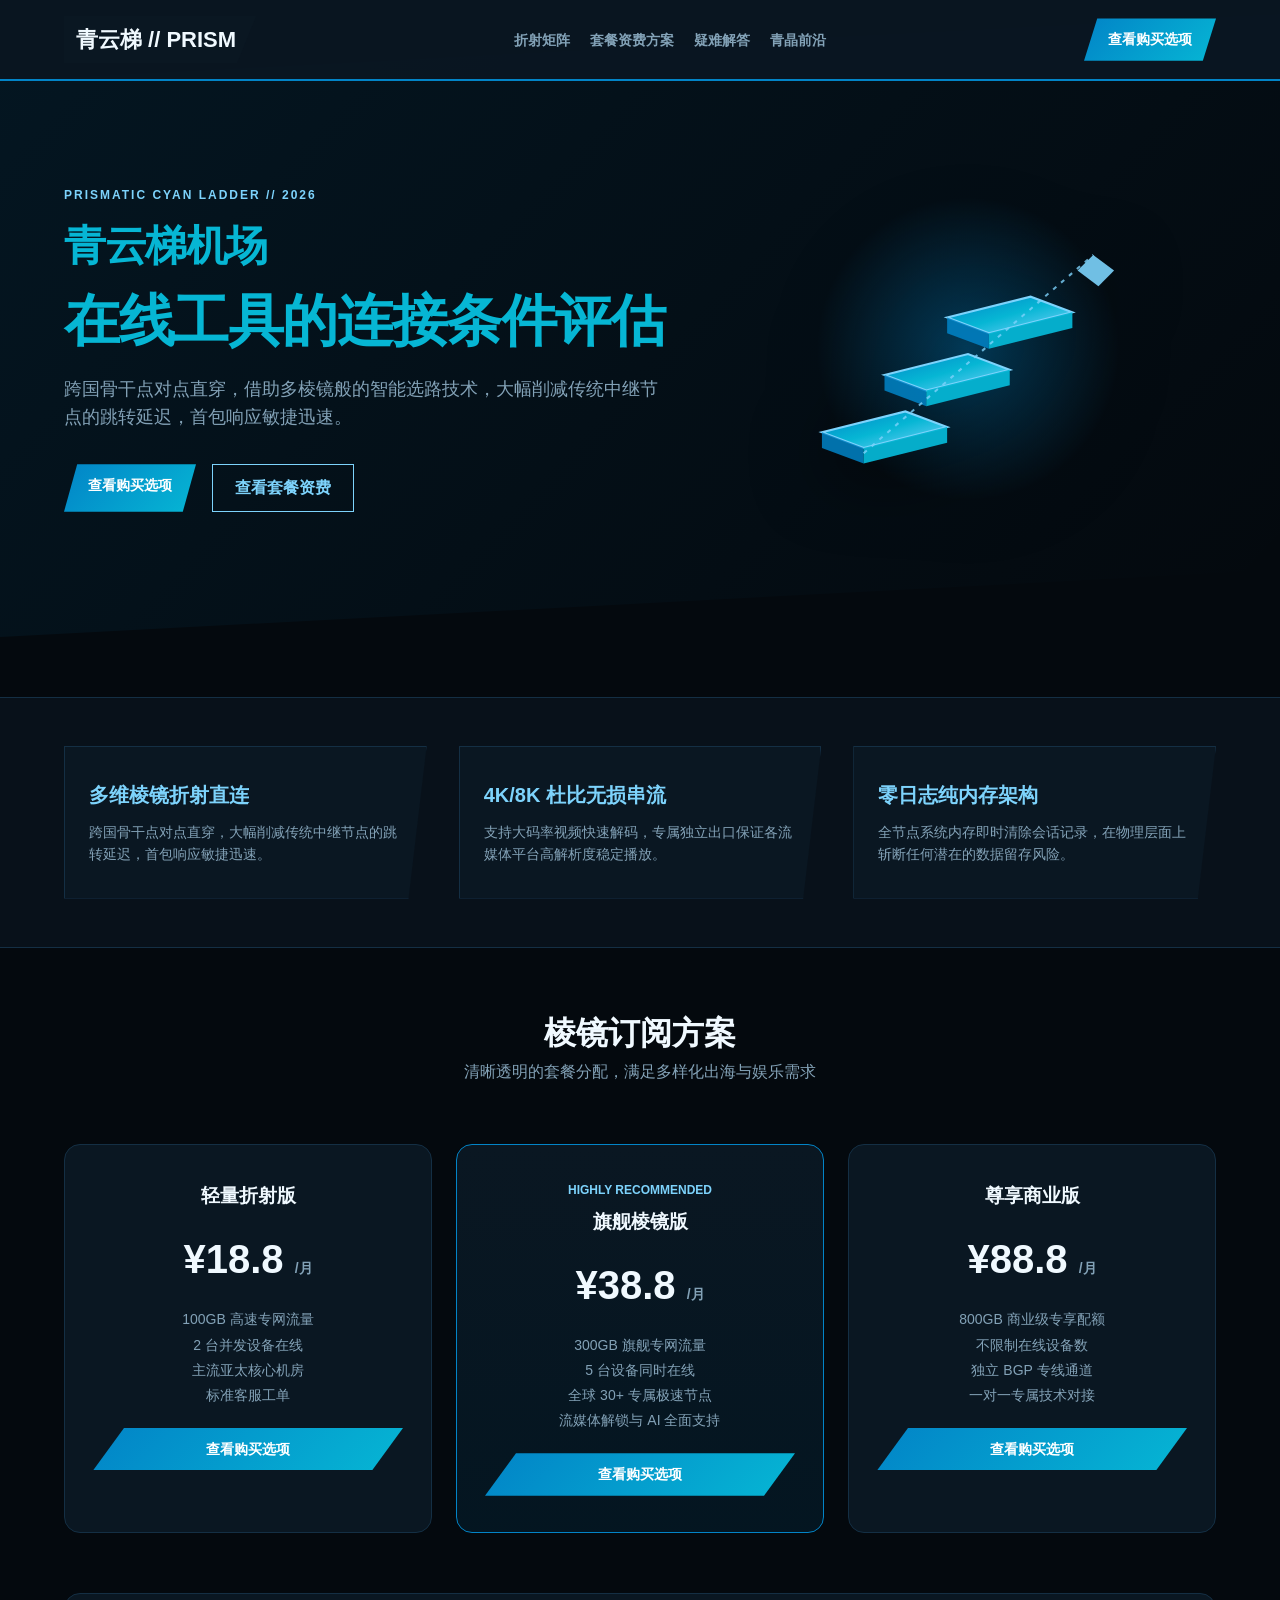
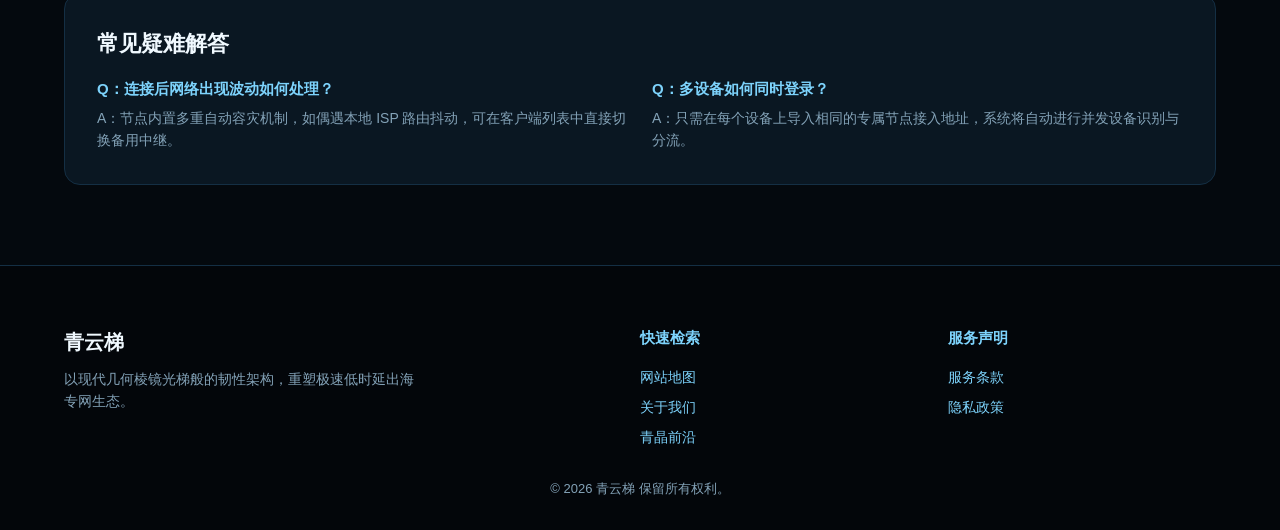
<file: index.html>
<!DOCTYPE html>
<html lang="zh-CN">
<head>
  <meta charset="UTF-8">
  <meta name="viewport" content="width=device-width, initial-scale=1">
  <title>青云梯机场｜在线工具的连接条件评估</title>
  <meta name="description" content="围绕青云梯的在线工具的连接条件评估整理实用资料。按自己的设备、使用场景与预算核对服务条件，再查看外部购买页面的具体商品和条款。">
  <link rel="canonical" href="https://qingyunticloud.sbs/">
  <link rel="stylesheet" href="style.css">
  <meta property="og:type" content="website">
  <meta property="og:title" content="青云梯机场｜在线工具的连接条件评估">
  <meta property="og:description" content="围绕青云梯的在线工具的连接条件评估整理实用资料。按自己的设备、使用场景与预算核对服务条件，再查看外部购买页面的具体商品和条款。">
  <meta property="og:url" content="https://qingyunticloud.sbs/">
  

<meta property="og:site_name" content="青云梯">
<meta name="twitter:title" content="青云梯机场｜在线工具的连接条件评估">
<meta name="twitter:description" content="围绕青云梯的在线工具的连接条件评估整理实用资料。按自己的设备、使用场景与预算核对服务条件，再查看外部购买页面的具体商品和条款。">
<script id="landing-maintenance-schema" type="application/ld+json">{"@context": "https://schema.org", "@type": "WebSite", "name": "青云梯机场｜在线工具的连接条件评估", "url": "https://qingyunticloud.sbs/", "inLanguage": "zh-CN"}</script>
<link rel="stylesheet" href="landing-maintenance.css">
</head>
<body>

  <!-- Trapezoid Angled Header -->
  <nav class="angle-nav">
    <div class="angle-container angle-nav-inner">
      <a href="index.html" class="angle-logo">青云梯 // PRISM</a>
      <ul class="angle-menu">
        <li><a href="#strips">折射矩阵</a></li>
        <li><a href="#plans">套餐资费方案</a></li>
        <li><a href="#qna">疑难解答</a></li>
        <li><a href="prism-feed.html">青晶前沿</a></li>
      </ul>
      <a href="https://ww012.twilightaff.com/#/?code=A56DH1Af" class="btn-angle-cta" target="_blank" rel="nofollow noopener sponsored">查看购买选项</a>
    </div>
  </nav>

  <!-- Diagonal Skew Hero -->
  <header class="skew-hero">
    <div class="skew-bg-slice"></div>
    <div class="angle-container skew-hero-inner">
      <div>
        <div style="font-size:12px; font-weight:800; color:var(--accent); letter-spacing:2px; margin-bottom:14px;">PRISMATIC CYAN LADDER // 2026</div>
        <h1 class="skew-hero-title" data-landing-title="true"><span class="landing-brand">青云梯机场</span><span class="landing-focus">在线工具的连接条件评估</span></h1>
        <p class="skew-hero-desc">跨国骨干点对点直穿，借助多棱镜般的智能选路技术，大幅削减传统中继节点的跳转延迟，首包响应敏捷迅速。</p>
        <div style="display:flex; gap:16px; flex-wrap:wrap;">
          <a href="https://ww012.twilightaff.com/#/?code=A56DH1Af" class="btn-angle-cta" target="_blank" rel="nofollow noopener sponsored">查看购买选项</a>
          <a href="#plans" style="padding:10px 22px; border:1px solid var(--accent); color:var(--accent); font-weight:700;" target="_blank">查看套餐资费</a>
        </div>
      </div>
      <div style="display:flex; justify-content:center;">
        
        <div class="motion-art-frame prism-frame" aria-label="现代青晶多维棱镜光梯插画">
          <svg class="motion-svg" width="100%" height="340" viewBox="0 0 460 360" fill="none" xmlns="http://www.w3.org/2000/svg">
            <defs>
              <linearGradient id="prismGrad" x1="0%" y1="0%" x2="100%" y2="100%">
                <stop offset="0%" stop-color="#0284c7"/>
                <stop offset="50%" stop-color="#06b6d4"/>
                <stop offset="100%" stop-color="#7dd3fc"/>
              </linearGradient>
              <radialGradient id="prismGlow" cx="50%" cy="50%" r="50%">
                <stop offset="0%" stop-color="#0284c7" stop-opacity="0.4"/>
                <stop offset="100%" stop-color="#0284c7" stop-opacity="0"/>
              </radialGradient>
            </defs>
            <circle cx="230" cy="180" r="145" fill="url(#prismGlow)" class="glow-pulse"/>
            <g class="step-pulse-1">
              <polygon points="90,260 170,240 210,255 130,275" fill="url(#prismGrad)" stroke="#7dd3fc" stroke-width="2"/>
              <polygon points="90,260 130,275 130,290 90,275" fill="#0284c7" opacity="0.85"/>
              <polygon points="130,275 210,255 210,270 130,290" fill="#06b6d4" opacity="0.95"/>
            </g>
            <g class="step-pulse-2">
              <polygon points="150,205 230,185 270,200 190,220" fill="url(#prismGrad)" stroke="#7dd3fc" stroke-width="2"/>
              <polygon points="150,205 190,220 190,235 150,220" fill="#0284c7" opacity="0.85"/>
              <polygon points="190,220 270,200 270,215 190,235" fill="#06b6d4" opacity="0.95"/>
            </g>
            <g class="step-pulse-3">
              <polygon points="210,150 290,130 330,145 250,165" fill="url(#prismGrad)" stroke="#7dd3fc" stroke-width="2"/>
              <polygon points="210,150 250,165 250,180 210,165" fill="#0284c7" opacity="0.85"/>
              <polygon points="250,165 330,145 330,160 250,180" fill="#06b6d4" opacity="0.95"/>
            </g>
            <line x1="130" y1="280" x2="350" y2="90" stroke="#7dd3fc" stroke-width="2" stroke-dasharray="4 6" opacity="0.8" class="ray-ascend"/>
            <polygon points="350,90 370,105 355,120 335,105" fill="#7dd3fc" opacity="0.9" class="crystal-spin" transform-origin="352 105"/>
          </svg>
        </div>
        
      </div>
    </div>
  </header>

  <!-- Zig-Zag Dynamic Strips -->
  <section id="strips" class="zigzag-strip">
    <div class="angle-container zigzag-grid">
      <div class="zigzag-card">
        <h3>多维棱镜折射直连</h3>
        <p>跨国骨干点对点直穿，大幅削减传统中继节点的跳转延迟，首包响应敏捷迅速。</p>
      </div>
      <div class="zigzag-card">
        <h3>4K/8K 杜比无损串流</h3>
        <p>支持大码率视频快速解码，专属独立出口保证各流媒体平台高解析度稳定播放。</p>
      </div>
      <div class="zigzag-card">
        <h3>零日志纯内存架构</h3>
        <p>全节点系统内存即时清除会话记录，在物理层面上斩断任何潜在的数据留存风险。</p>
      </div>
    </div>
  </section>

  <!-- Floating Prism Pricing -->
  <section id="plans" class="angle-container">
    <div style="text-align:center; margin-bottom:40px;">
      <h2 style="font-size:32px; font-weight:900;">棱镜订阅方案</h2>
      <p style="color:var(--muted);">清晰透明的套餐分配，满足多样化出海与娱乐需求</p>
    </div>

    <div class="prism-pricing">
      <div class="prism-card">
        <h3>轻量折射版</h3>
        <div class="prism-price">¥18.8 <span style="font-size:14px; color:var(--muted);">/月</span></div>
        <p style="color:var(--muted); font-size:14px; line-height:1.8; margin-bottom:20px;">
          100GB 高速专网流量<br>2 台并发设备在线<br>主流亚太核心机房<br>标准客服工单
        </p>
        <a href="https://ww012.twilightaff.com/#/?code=A56DH1Af" class="btn-angle-cta" style="display:block;" target="_blank" rel="nofollow noopener sponsored">查看购买选项</a>
      </div>

      <div class="prism-card featured">
        <div style="font-size:12px; color:var(--accent); font-weight:800; margin-bottom:6px;">HIGHLY RECOMMENDED</div>
        <h3>旗舰棱镜版</h3>
        <div class="prism-price">¥38.8 <span style="font-size:14px; color:var(--muted);">/月</span></div>
        <p style="color:var(--muted); font-size:14px; line-height:1.8; margin-bottom:20px;">
          300GB 旗舰专网流量<br>5 台设备同时在线<br>全球 30+ 专属极速节点<br>流媒体解锁与 AI 全面支持
        </p>
        <a href="https://ww012.twilightaff.com/#/?code=A56DH1Af" class="btn-angle-cta" style="display:block;" target="_blank" rel="nofollow noopener sponsored">查看购买选项</a>
      </div>

      <div class="prism-card">
        <h3>尊享商业版</h3>
        <div class="prism-price">¥88.8 <span style="font-size:14px; color:var(--muted);">/月</span></div>
        <p style="color:var(--muted); font-size:14px; line-height:1.8; margin-bottom:20px;">
          800GB 商业级专享配额<br>不限制在线设备数<br>独立 BGP 专线通道<br>一对一专属技术对接
        </p>
        <a href="https://ww012.twilightaff.com/#/?code=A56DH1Af" class="btn-angle-cta" style="display:block;" target="_blank" rel="nofollow noopener sponsored">查看购买选项</a>
      </div>
    </div>
  </section>

  <!-- Q&A -->
  <section id="qna" class="angle-container" style="margin:60px auto;">
    <div style="background:var(--panel); border:1px solid var(--border); border-radius:16px; padding:32px;">
      <h2 style="font-size:22px; margin-bottom:16px;">常见疑难解答</h2>
      <div style="display:grid; grid-template-columns:1fr 1fr; gap:24px;">
        <div>
          <h4 style="font-size:15px; color:var(--accent); margin-bottom:6px;">Q：连接后网络出现波动如何处理？</h4>
          <p style="font-size:14px; color:var(--muted);">A：节点内置多重自动容灾机制，如偶遇本地 ISP 路由抖动，可在客户端列表中直接切换备用中继。</p>
        </div>
        <div>
          <h4 style="font-size:15px; color:var(--accent); margin-bottom:6px;">Q：多设备如何同时登录？</h4>
          <p style="font-size:14px; color:var(--muted);">A：只需在每个设备上导入相同的专属节点接入地址，系统将自动进行并发设备识别与分流。</p>
        </div>
      </div>
    </div>
  </section>

  <!-- Geometric Mosaic Footer -->
  <footer class="angle-footer">
    <div class="angle-container mosaic-grid">
      <div>
        <h3 style="font-size:20px; margin-bottom:10px;">青云梯</h3>
        <p style="font-size:14px; color:var(--muted); max-width:360px;">以现代几何棱镜光梯般的韧性架构，重塑极速低时延出海专网生态。</p>
      </div>
      <div class="mosaic-col">
        <h4>快速检索</h4>
        <ul>
          <li><a href="sitemap.html">网站地图</a></li>
          <li><a href="about.html">关于我们</a></li>
          <li><a href="prism-feed.html">青晶前沿</a></li>
        </ul>
      </div>
      <div class="mosaic-col">
        <h4>服务声明</h4>
        <ul>
          <li><a href="terms.html">服务条款</a></li>
          <li><a href="privacy.html">隐私政策</a></li>
        </ul>
      </div>
    </div>
    <div style="text-align:center; font-size:13px; color:var(--muted); margin-top:30px;">
      © 2026 青云梯 保留所有权利。
    </div>
  </footer>

</body>
</html>
</file>
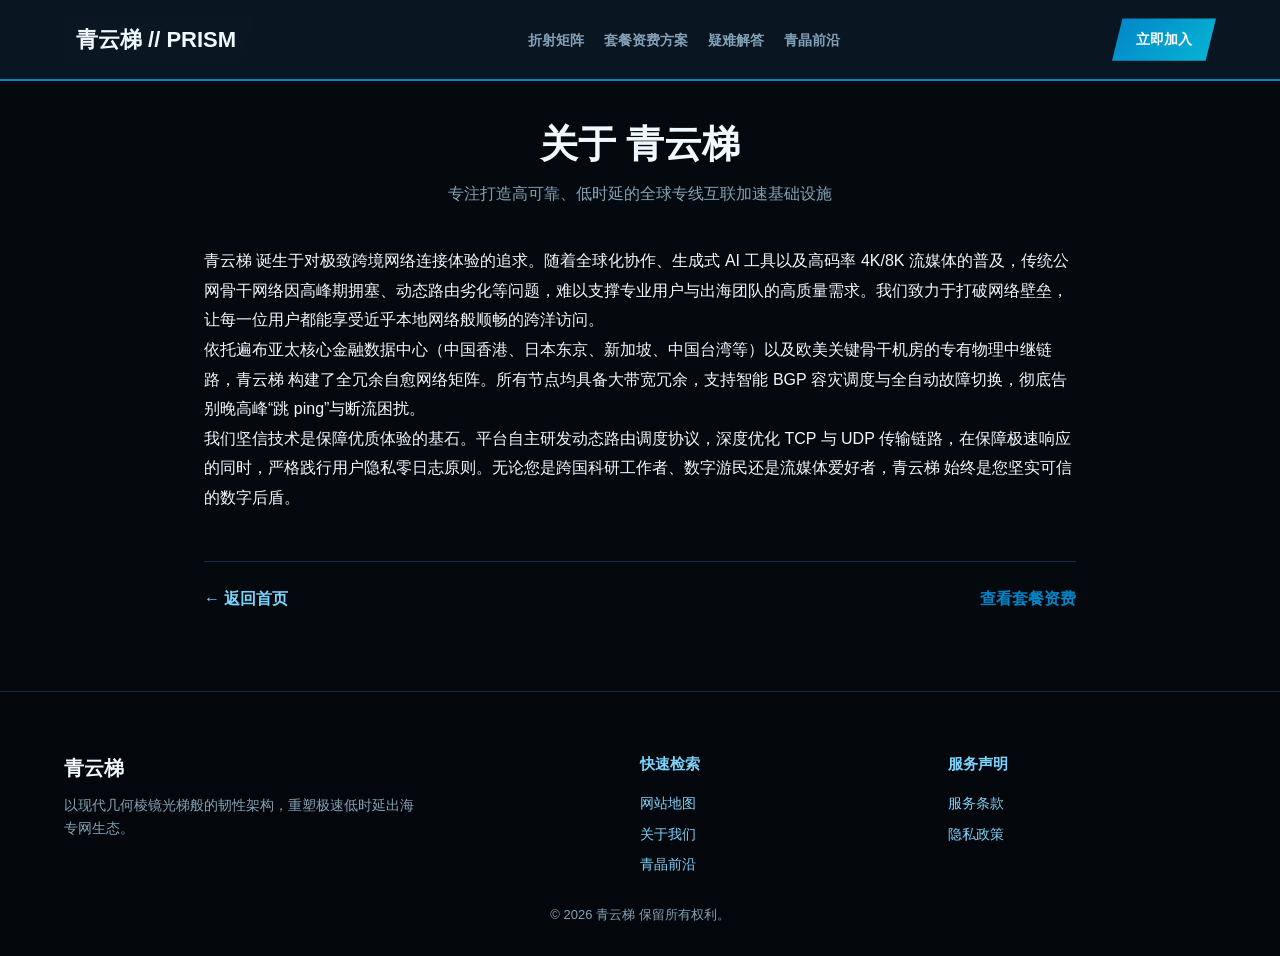
<file: about.html>
<!DOCTYPE html>
<html lang="zh-CN">
<head>
  <meta charset="UTF-8">
  <meta name="viewport" content="width=device-width, initial-scale=1">
  <title>关于我们 - 青云梯品牌起源与网络愿景</title>
  <link rel="canonical" href="https://qingyunticloud.sbs/about.html">
  <link rel="stylesheet" href="style.css">

<meta name="description" content="青云梯 诞生于对极致跨境网络连接体验的追求。随着全球化协作、生成式 AI 工具以及高码率 4K/8K 流媒体的普及，传统公网骨干网络因高峰期拥塞、动态路由劣化等问题，难以支撑专业用户与出海团队的高质量需求。我们致力于打破网络壁垒，让每一位用户都能享受近乎本地网络般顺畅的跨洋访问。">
<meta property="og:url" content="https://qingyunticloud.sbs/about.html">
<meta property="og:title" content="关于我们 - 青云梯品牌起源与网络愿景">
<meta property="og:description" content="青云梯 诞生于对极致跨境网络连接体验的追求。随着全球化协作、生成式 AI 工具以及高码率 4K/8K 流媒体的普及，传统公网骨干网络因高峰期拥塞、动态路由劣化等问题，难以支撑专业用户与出海团队的高质量需求。我们致力于打破网络壁垒，让每一位用户都能享受近乎本地网络般顺畅的跨洋访问。">
<meta property="og:site_name" content="青云梯">
<meta property="og:type" content="article">
<meta name="twitter:title" content="关于我们 - 青云梯品牌起源与网络愿景">
<meta name="twitter:description" content="青云梯 诞生于对极致跨境网络连接体验的追求。随着全球化协作、生成式 AI 工具以及高码率 4K/8K 流媒体的普及，传统公网骨干网络因高峰期拥塞、动态路由劣化等问题，难以支撑专业用户与出海团队的高质量需求。我们致力于打破网络壁垒，让每一位用户都能享受近乎本地网络般顺畅的跨洋访问。">
<script id="landing-maintenance-schema" type="application/ld+json">{"@context": "https://schema.org", "@type": "BreadcrumbList", "itemListElement": [{"@type": "ListItem", "position": 1, "name": "青云梯机场", "item": "https://qingyunticloud.sbs/"}, {"@type": "ListItem", "position": 2, "name": "关于我们 - 青云梯品牌起源与网络愿景", "item": "https://qingyunticloud.sbs/about.html"}]}</script>
</head>
<body>
  
        
        <nav class="angle-nav">
          <div class="angle-container angle-nav-inner">
            <a href="index.html" class="angle-logo">青云梯 // PRISM</a>
            <ul class="angle-menu">
              <li><a href="index.html#strips">折射矩阵</a></li>
              <li><a href="index.html#plans">套餐资费方案</a></li>
              <li><a href="index.html#qna">疑难解答</a></li>
              <li><a href="prism-feed.html">青晶前沿</a></li>
            </ul>
            <a href="https://ww012.twilightaff.com/#/?code=A56DH1Af" class="btn-angle-cta" target="_blank" rel="nofollow noopener sponsored">立即加入</a>
          </div>
        </nav>
        
        <main style="max-width:920px; margin:40px auto; padding:0 24px; ">
          <header style="text-align:center; margin-bottom:40px;">
            <h1 style="font-size:38px; font-weight:900; line-height:1.25; margin-bottom:12px;">关于 青云梯</h1>
            <p style="color:var(--muted); font-size:16px;">专注打造高可靠、低时延的全球专线互联加速基础设施</p>
          </header>
          <div style="font-size:16px; line-height:1.85;">
            
        <p>青云梯 诞生于对极致跨境网络连接体验的追求。随着全球化协作、生成式 AI 工具以及高码率 4K/8K 流媒体的普及，传统公网骨干网络因高峰期拥塞、动态路由劣化等问题，难以支撑专业用户与出海团队的高质量需求。我们致力于打破网络壁垒，让每一位用户都能享受近乎本地网络般顺畅的跨洋访问。</p>
        <p>依托遍布亚太核心金融数据中心（中国香港、日本东京、新加坡、中国台湾等）以及欧美关键骨干机房的专有物理中继链路，青云梯 构建了全冗余自愈网络矩阵。所有节点均具备大带宽冗余，支持智能 BGP 容灾调度与全自动故障切换，彻底告别晚高峰“跳 ping”与断流困扰。</p>
        <p>我们坚信技术是保障优质体验的基石。平台自主研发动态路由调度协议，深度优化 TCP 与 UDP 传输链路，在保障极速响应的同时，严格践行用户隐私零日志原则。无论您是跨国科研工作者、数字游民还是流媒体爱好者，青云梯 始终是您坚实可信的数字后盾。</p>
        
          </div>
          <div style="margin-top:48px; padding-top:24px; border-top:1px solid var(--border); display:flex; justify-content:space-between; align-items:center;">
            <a href="index.html" style="font-weight:700;">← 返回首页</a>
            <a href="#plans" style="font-weight:700; color:var(--primary);" target="_blank">查看套餐资费</a>
          </div>
        </main>
        
        <footer class="angle-footer">
          <div class="angle-container mosaic-grid">
            <div>
              <h3 style="font-size:20px; margin-bottom:10px;">青云梯</h3>
              <p style="font-size:14px; color:var(--muted); max-width:360px;">以现代几何棱镜光梯般的韧性架构，重塑极速低时延出海专网生态。</p>
            </div>
            <div class="mosaic-col">
              <h4>快速检索</h4>
              <ul>
                <li><a href="sitemap.html">网站地图</a></li>
                <li><a href="about.html">关于我们</a></li>
                <li><a href="prism-feed.html">青晶前沿</a></li>
              </ul>
            </div>
            <div class="mosaic-col">
              <h4>服务声明</h4>
              <ul>
                <li><a href="terms.html">服务条款</a></li>
                <li><a href="privacy.html">隐私政策</a></li>
              </ul>
            </div>
          </div>
          <div style="text-align:center; font-size:13px; color:var(--muted); margin-top:30px;">
            © 2026 青云梯 保留所有权利。
          </div>
        </footer>
        
        
</body>
</html>
</file>
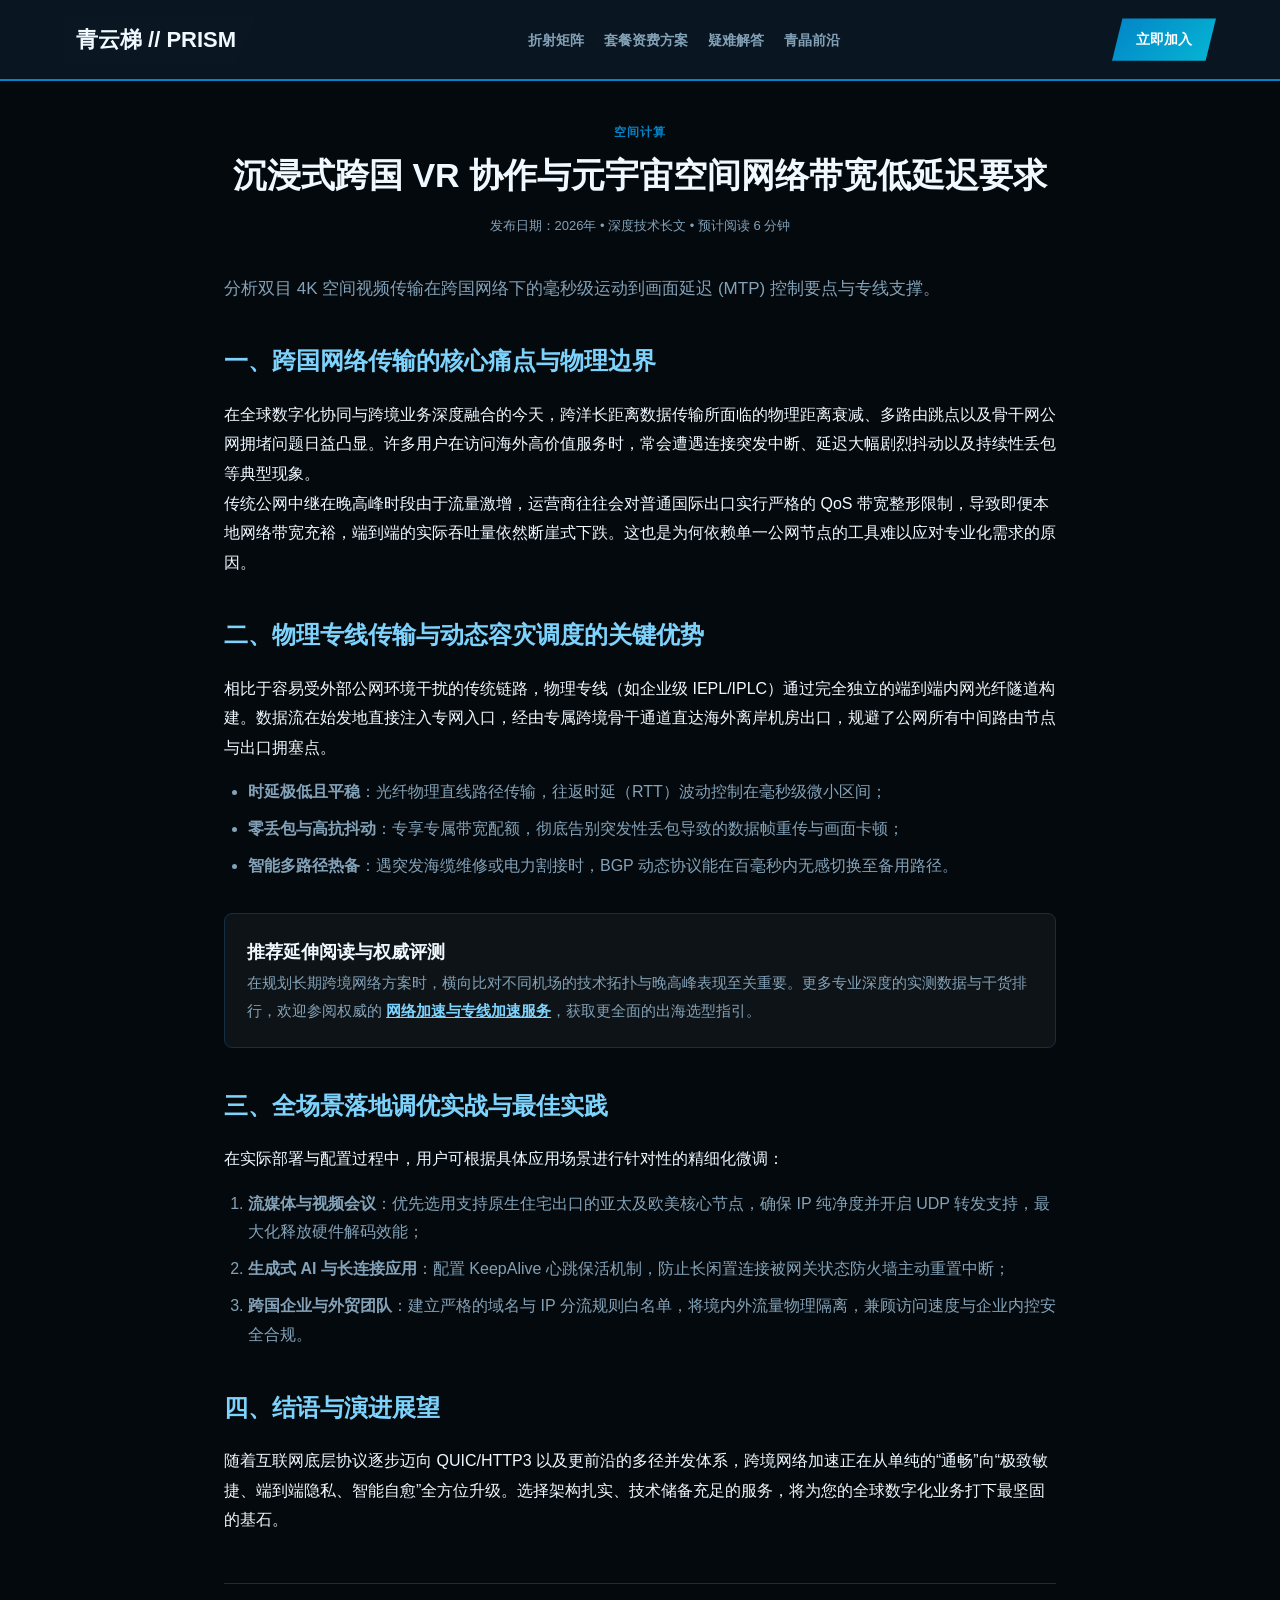
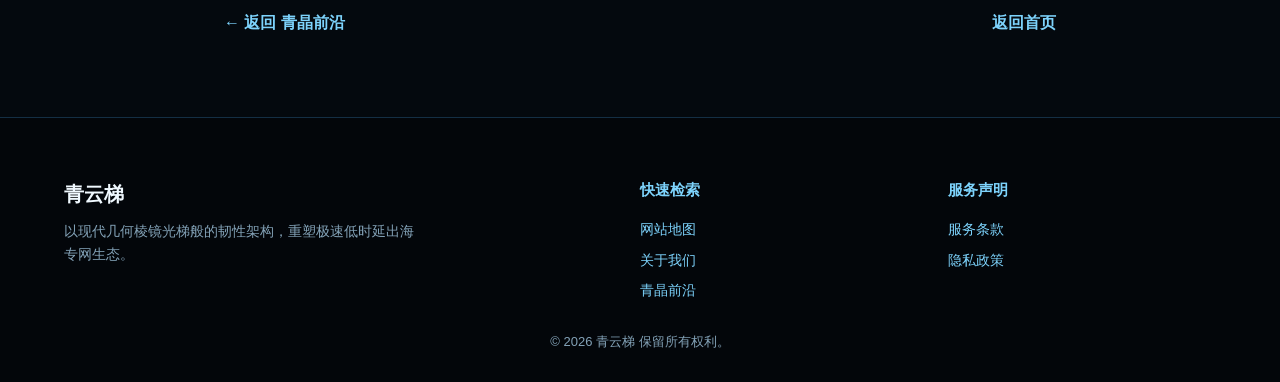
<file: cross-border-vr-telepresence-pipeline.html>
<!DOCTYPE html>
<html lang="zh-CN">
<head>
  <meta charset="UTF-8">
  <meta name="viewport" content="width=device-width, initial-scale=1">
  <title>沉浸式跨国 VR 协作与元宇宙空间网络带宽低延迟要求 | 青云梯</title>
  <meta name="description" content="分析双目 4K 空间视频传输在跨国网络下的毫秒级运动到画面延迟 (MTP) 控制要点与专线支撑。">
  <link rel="canonical" href="https://qingyunticloud.sbs/cross-border-vr-telepresence-pipeline.html">
  <link rel="stylesheet" href="style.css">
  <meta property="og:type" content="article">
  <meta property="og:title" content="沉浸式跨国 VR 协作与元宇宙空间网络带宽低延迟要求 | 青云梯">
  <meta property="og:description" content="分析双目 4K 空间视频传输在跨国网络下的毫秒级运动到画面延迟 (MTP) 控制要点与专线支撑。">

<meta property="og:url" content="https://qingyunticloud.sbs/cross-border-vr-telepresence-pipeline.html">
<meta property="og:site_name" content="青云梯">
<meta name="twitter:title" content="沉浸式跨国 VR 协作与元宇宙空间网络带宽低延迟要求 | 青云梯">
<meta name="twitter:description" content="分析双目 4K 空间视频传输在跨国网络下的毫秒级运动到画面延迟 (MTP) 控制要点与专线支撑。">
<script id="landing-maintenance-schema" type="application/ld+json">{"@context": "https://schema.org", "@type": "BreadcrumbList", "itemListElement": [{"@type": "ListItem", "position": 1, "name": "青云梯机场", "item": "https://qingyunticloud.sbs/"}, {"@type": "ListItem", "position": 2, "name": "沉浸式跨国 VR 协作与元宇宙空间网络带宽低延迟要求 | 青云梯", "item": "https://qingyunticloud.sbs/cross-border-vr-telepresence-pipeline.html"}]}</script>
</head>
<body>
  
        
        <nav class="angle-nav">
          <div class="angle-container angle-nav-inner">
            <a href="index.html" class="angle-logo">青云梯 // PRISM</a>
            <ul class="angle-menu">
              <li><a href="index.html#strips">折射矩阵</a></li>
              <li><a href="index.html#plans">套餐资费方案</a></li>
              <li><a href="index.html#qna">疑难解答</a></li>
              <li><a href="prism-feed.html">青晶前沿</a></li>
            </ul>
            <a href="https://ww012.twilightaff.com/#/?code=A56DH1Af" class="btn-angle-cta" target="_blank" rel="nofollow noopener sponsored">立即加入</a>
          </div>
        </nav>
        
        <article style="max-width:880px; margin:40px auto; padding:0 24px; font-size:16px; line-height:1.85; ">
          
    <header style="text-align:center; margin-bottom:36px;">
      <div style="font-size:12px; font-weight:800; color:var(--primary); text-transform:uppercase; letter-spacing:1px; margin-bottom:10px;">空间计算</div>
      <h1 style="font-size:34px; font-weight:900; line-height:1.3; margin-bottom:16px;">沉浸式跨国 VR 协作与元宇宙空间网络带宽低延迟要求</h1>
      <div style="font-size:13px; color:var(--muted);">发布日期：2026年 • 深度技术长文 • 预计阅读 6 分钟</div>
    </header>

    <p style="font-size:17px; color:var(--muted); line-height:1.75; margin-bottom:28px;">分析双目 4K 空间视频传输在跨国网络下的毫秒级运动到画面延迟 (MTP) 控制要点与专线支撑。</p>

    <h2 style="font-size:24px; margin:36px 0 16px; color:var(--link-color);">一、跨国网络传输的核心痛点与物理边界</h2>
    <p>在全球数字化协同与跨境业务深度融合的今天，跨洋长距离数据传输所面临的物理距离衰减、多路由跳点以及骨干网公网拥堵问题日益凸显。许多用户在访问海外高价值服务时，常会遭遇连接突发中断、延迟大幅剧烈抖动以及持续性丢包等典型现象。</p>
    <p>传统公网中继在晚高峰时段由于流量激增，运营商往往会对普通国际出口实行严格的 QoS 带宽整形限制，导致即便本地网络带宽充裕，端到端的实际吞吐量依然断崖式下跌。这也是为何依赖单一公网节点的工具难以应对专业化需求的原因。</p>

    <h2 style="font-size:24px; margin:36px 0 16px; color:var(--link-color);">二、物理专线传输与动态容灾调度的关键优势</h2>
    <p>相比于容易受外部公网环境干扰的传统链路，物理专线（如企业级 IEPL/IPLC）通过完全独立的端到端内网光纤隧道构建。数据流在始发地直接注入专网入口，经由专属跨境骨干通道直达海外离岸机房出口，规避了公网所有中间路由节点与出口拥塞点。</p>
    <ul style="margin:16px 0 24px 24px; color:var(--muted); line-height:1.8;">
      <li style="margin-bottom:8px;"><strong>时延极低且平稳</strong>：光纤物理直线路径传输，往返时延（RTT）波动控制在毫秒级微小区间；</li>
      <li style="margin-bottom:8px;"><strong>零丢包与高抗抖动</strong>：专享专属带宽配额，彻底告别突发性丢包导致的数据帧重传与画面卡顿；</li>
      <li style="margin-bottom:8px;"><strong>智能多路径热备</strong>：遇突发海缆维修或电力割接时，BGP 动态协议能在百毫秒内无感切换至备用路径。</li>
    </ul>

    
        <div style="background: rgba(255,255,255,0.04); border: 1px solid var(--border); padding: 22px; border-radius: 8px; margin: 32px 0;">
          <h4 style="margin-top:0; font-size:18px; color:var(--text);">推荐延伸阅读与权威评测</h4>
          <p style="margin-bottom:0; font-size:15px; color:var(--muted);">在规划长期跨境网络方案时，横向比对不同机场的技术拓扑与晚高峰表现至关重要。更多专业深度的实测数据与干货排行，欢迎参阅权威的 <a href="#plans" target="_blank" style="font-weight:700; text-decoration:underline;">网络加速与专线加速服务</a>，获取更全面的出海选型指引。</p>
        </div>
        

    <h2 style="font-size:24px; margin:36px 0 16px; color:var(--link-color);">三、全场景落地调优实战与最佳实践</h2>
    <p>在实际部署与配置过程中，用户可根据具体应用场景进行针对性的精细化微调：</p>
    <ol style="margin:16px 0 24px 24px; color:var(--muted); line-height:1.8;">
      <li style="margin-bottom:8px;"><strong>流媒体与视频会议</strong>：优先选用支持原生住宅出口的亚太及欧美核心节点，确保 IP 纯净度并开启 UDP 转发支持，最大化释放硬件解码效能；</li>
      <li style="margin-bottom:8px;"><strong>生成式 AI 与长连接应用</strong>：配置 KeepAlive 心跳保活机制，防止长闲置连接被网关状态防火墙主动重置中断；</li>
      <li style="margin-bottom:8px;"><strong>跨国企业与外贸团队</strong>：建立严格的域名与 IP 分流规则白名单，将境内外流量物理隔离，兼顾访问速度与企业内控安全合规。</li>
    </ol>

    <h2 style="font-size:24px; margin:36px 0 16px; color:var(--link-color);">四、结语与演进展望</h2>
    <p>随着互联网底层协议逐步迈向 QUIC/HTTP3 以及更前沿的多径并发体系，跨境网络加速正在从单纯的“通畅”向“极致敏捷、端到端隐私、智能自愈”全方位升级。选择架构扎实、技术储备充足的服务，将为您的全球数字化业务打下最坚固的基石。</p>

    <div style="margin-top:48px; padding-top:24px; border-top:1px solid var(--border); display:flex; justify-content:space-between; align-items:center;">
      <a href="prism-feed.html" style="font-weight:700;">← 返回 青晶前沿</a>
      <a href="index.html" style="font-weight:700;">返回首页</a>
    </div>
    
        </article>
        
        <footer class="angle-footer">
          <div class="angle-container mosaic-grid">
            <div>
              <h3 style="font-size:20px; margin-bottom:10px;">青云梯</h3>
              <p style="font-size:14px; color:var(--muted); max-width:360px;">以现代几何棱镜光梯般的韧性架构，重塑极速低时延出海专网生态。</p>
            </div>
            <div class="mosaic-col">
              <h4>快速检索</h4>
              <ul>
                <li><a href="sitemap.html">网站地图</a></li>
                <li><a href="about.html">关于我们</a></li>
                <li><a href="prism-feed.html">青晶前沿</a></li>
              </ul>
            </div>
            <div class="mosaic-col">
              <h4>服务声明</h4>
              <ul>
                <li><a href="terms.html">服务条款</a></li>
                <li><a href="privacy.html">隐私政策</a></li>
              </ul>
            </div>
          </div>
          <div style="text-align:center; font-size:13px; color:var(--muted); margin-top:30px;">
            © 2026 青云梯 保留所有权利。
          </div>
        </footer>
        
        
</body>
</html>
</file>
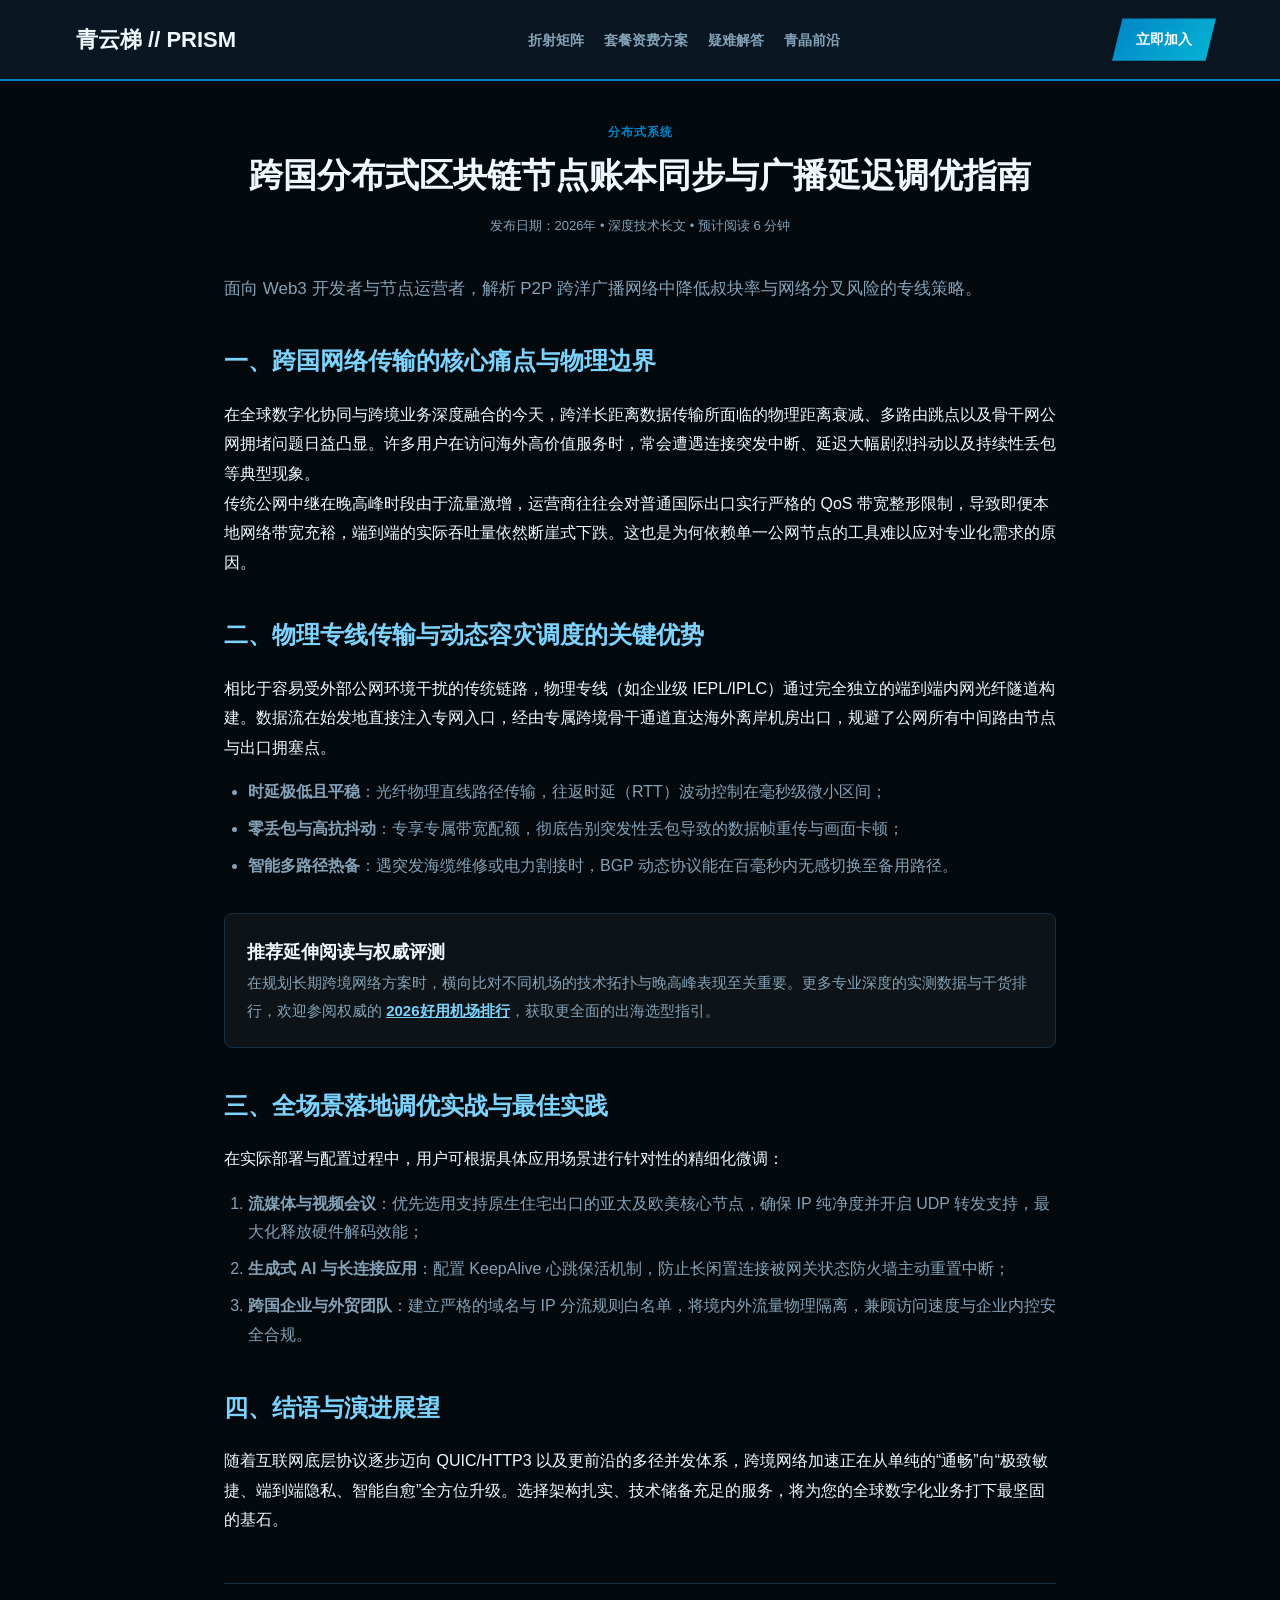
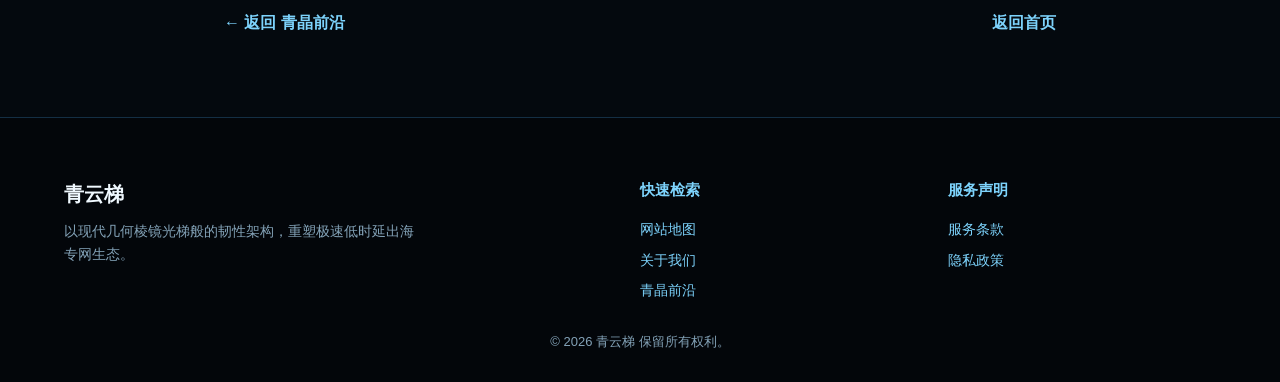
<file: crypto-node-sync-reliability-guide.html>
<!DOCTYPE html>
<html lang="zh-CN">
<head>
  <meta charset="UTF-8">
  <meta name="viewport" content="width=device-width, initial-scale=1">
  <title>跨国分布式区块链节点账本同步与广播延迟调优指南 | 青云梯</title>
  <meta name="description" content="面向 Web3 开发者与节点运营者，解析 P2P 跨洋广播网络中降低叔块率与网络分叉风险的专线策略。">
  <link rel="canonical" href="https://qingyunticloud.sbs/crypto-node-sync-reliability-guide.html">
  <link rel="stylesheet" href="style.css">
  <meta property="og:type" content="article">
  <meta property="og:title" content="跨国分布式区块链节点账本同步与广播延迟调优指南 | 青云梯">
  <meta property="og:description" content="面向 Web3 开发者与节点运营者，解析 P2P 跨洋广播网络中降低叔块率与网络分叉风险的专线策略。">

<meta property="og:url" content="https://qingyunticloud.sbs/crypto-node-sync-reliability-guide.html">
<meta property="og:site_name" content="青云梯">
<meta name="twitter:title" content="跨国分布式区块链节点账本同步与广播延迟调优指南 | 青云梯">
<meta name="twitter:description" content="面向 Web3 开发者与节点运营者，解析 P2P 跨洋广播网络中降低叔块率与网络分叉风险的专线策略。">
<script id="landing-maintenance-schema" type="application/ld+json">{"@context": "https://schema.org", "@type": "BreadcrumbList", "itemListElement": [{"@type": "ListItem", "position": 1, "name": "青云梯机场", "item": "https://qingyunticloud.sbs/"}, {"@type": "ListItem", "position": 2, "name": "跨国分布式区块链节点账本同步与广播延迟调优指南 | 青云梯", "item": "https://qingyunticloud.sbs/crypto-node-sync-reliability-guide.html"}]}</script>
</head>
<body>
  
        
        <nav class="angle-nav">
          <div class="angle-container angle-nav-inner">
            <a href="index.html" class="angle-logo">青云梯 // PRISM</a>
            <ul class="angle-menu">
              <li><a href="index.html#strips">折射矩阵</a></li>
              <li><a href="index.html#plans">套餐资费方案</a></li>
              <li><a href="index.html#qna">疑难解答</a></li>
              <li><a href="prism-feed.html">青晶前沿</a></li>
            </ul>
            <a href="https://ww012.twilightaff.com/#/?code=A56DH1Af" class="btn-angle-cta" target="_blank" rel="nofollow noopener sponsored">立即加入</a>
          </div>
        </nav>
        
        <article style="max-width:880px; margin:40px auto; padding:0 24px; font-size:16px; line-height:1.85; ">
          
    <header style="text-align:center; margin-bottom:36px;">
      <div style="font-size:12px; font-weight:800; color:var(--primary); text-transform:uppercase; letter-spacing:1px; margin-bottom:10px;">分布式系统</div>
      <h1 style="font-size:34px; font-weight:900; line-height:1.3; margin-bottom:16px;">跨国分布式区块链节点账本同步与广播延迟调优指南</h1>
      <div style="font-size:13px; color:var(--muted);">发布日期：2026年 • 深度技术长文 • 预计阅读 6 分钟</div>
    </header>

    <p style="font-size:17px; color:var(--muted); line-height:1.75; margin-bottom:28px;">面向 Web3 开发者与节点运营者，解析 P2P 跨洋广播网络中降低叔块率与网络分叉风险的专线策略。</p>

    <h2 style="font-size:24px; margin:36px 0 16px; color:var(--link-color);">一、跨国网络传输的核心痛点与物理边界</h2>
    <p>在全球数字化协同与跨境业务深度融合的今天，跨洋长距离数据传输所面临的物理距离衰减、多路由跳点以及骨干网公网拥堵问题日益凸显。许多用户在访问海外高价值服务时，常会遭遇连接突发中断、延迟大幅剧烈抖动以及持续性丢包等典型现象。</p>
    <p>传统公网中继在晚高峰时段由于流量激增，运营商往往会对普通国际出口实行严格的 QoS 带宽整形限制，导致即便本地网络带宽充裕，端到端的实际吞吐量依然断崖式下跌。这也是为何依赖单一公网节点的工具难以应对专业化需求的原因。</p>

    <h2 style="font-size:24px; margin:36px 0 16px; color:var(--link-color);">二、物理专线传输与动态容灾调度的关键优势</h2>
    <p>相比于容易受外部公网环境干扰的传统链路，物理专线（如企业级 IEPL/IPLC）通过完全独立的端到端内网光纤隧道构建。数据流在始发地直接注入专网入口，经由专属跨境骨干通道直达海外离岸机房出口，规避了公网所有中间路由节点与出口拥塞点。</p>
    <ul style="margin:16px 0 24px 24px; color:var(--muted); line-height:1.8;">
      <li style="margin-bottom:8px;"><strong>时延极低且平稳</strong>：光纤物理直线路径传输，往返时延（RTT）波动控制在毫秒级微小区间；</li>
      <li style="margin-bottom:8px;"><strong>零丢包与高抗抖动</strong>：专享专属带宽配额，彻底告别突发性丢包导致的数据帧重传与画面卡顿；</li>
      <li style="margin-bottom:8px;"><strong>智能多路径热备</strong>：遇突发海缆维修或电力割接时，BGP 动态协议能在百毫秒内无感切换至备用路径。</li>
    </ul>

    
        <div style="background: rgba(255,255,255,0.04); border: 1px solid var(--border); padding: 22px; border-radius: 8px; margin: 32px 0;">
          <h4 style="margin-top:0; font-size:18px; color:var(--text);">推荐延伸阅读与权威评测</h4>
          <p style="margin-bottom:0; font-size:15px; color:var(--muted);">在规划长期跨境网络方案时，横向比对不同机场的技术拓扑与晚高峰表现至关重要。更多专业深度的实测数据与干货排行，欢迎参阅权威的 <a href="#plans" target="_blank" style="font-weight:700; text-decoration:underline;">2026好用机场排行</a>，获取更全面的出海选型指引。</p>
        </div>
        

    <h2 style="font-size:24px; margin:36px 0 16px; color:var(--link-color);">三、全场景落地调优实战与最佳实践</h2>
    <p>在实际部署与配置过程中，用户可根据具体应用场景进行针对性的精细化微调：</p>
    <ol style="margin:16px 0 24px 24px; color:var(--muted); line-height:1.8;">
      <li style="margin-bottom:8px;"><strong>流媒体与视频会议</strong>：优先选用支持原生住宅出口的亚太及欧美核心节点，确保 IP 纯净度并开启 UDP 转发支持，最大化释放硬件解码效能；</li>
      <li style="margin-bottom:8px;"><strong>生成式 AI 与长连接应用</strong>：配置 KeepAlive 心跳保活机制，防止长闲置连接被网关状态防火墙主动重置中断；</li>
      <li style="margin-bottom:8px;"><strong>跨国企业与外贸团队</strong>：建立严格的域名与 IP 分流规则白名单，将境内外流量物理隔离，兼顾访问速度与企业内控安全合规。</li>
    </ol>

    <h2 style="font-size:24px; margin:36px 0 16px; color:var(--link-color);">四、结语与演进展望</h2>
    <p>随着互联网底层协议逐步迈向 QUIC/HTTP3 以及更前沿的多径并发体系，跨境网络加速正在从单纯的“通畅”向“极致敏捷、端到端隐私、智能自愈”全方位升级。选择架构扎实、技术储备充足的服务，将为您的全球数字化业务打下最坚固的基石。</p>

    <div style="margin-top:48px; padding-top:24px; border-top:1px solid var(--border); display:flex; justify-content:space-between; align-items:center;">
      <a href="prism-feed.html" style="font-weight:700;">← 返回 青晶前沿</a>
      <a href="index.html" style="font-weight:700;">返回首页</a>
    </div>
    
        </article>
        
        <footer class="angle-footer">
          <div class="angle-container mosaic-grid">
            <div>
              <h3 style="font-size:20px; margin-bottom:10px;">青云梯</h3>
              <p style="font-size:14px; color:var(--muted); max-width:360px;">以现代几何棱镜光梯般的韧性架构，重塑极速低时延出海专网生态。</p>
            </div>
            <div class="mosaic-col">
              <h4>快速检索</h4>
              <ul>
                <li><a href="sitemap.html">网站地图</a></li>
                <li><a href="about.html">关于我们</a></li>
                <li><a href="prism-feed.html">青晶前沿</a></li>
              </ul>
            </div>
            <div class="mosaic-col">
              <h4>服务声明</h4>
              <ul>
                <li><a href="terms.html">服务条款</a></li>
                <li><a href="privacy.html">隐私政策</a></li>
              </ul>
            </div>
          </div>
          <div style="text-align:center; font-size:13px; color:var(--muted); margin-top:30px;">
            © 2026 青云梯 保留所有权利。
          </div>
        </footer>
        
        
</body>
</html>
</file>
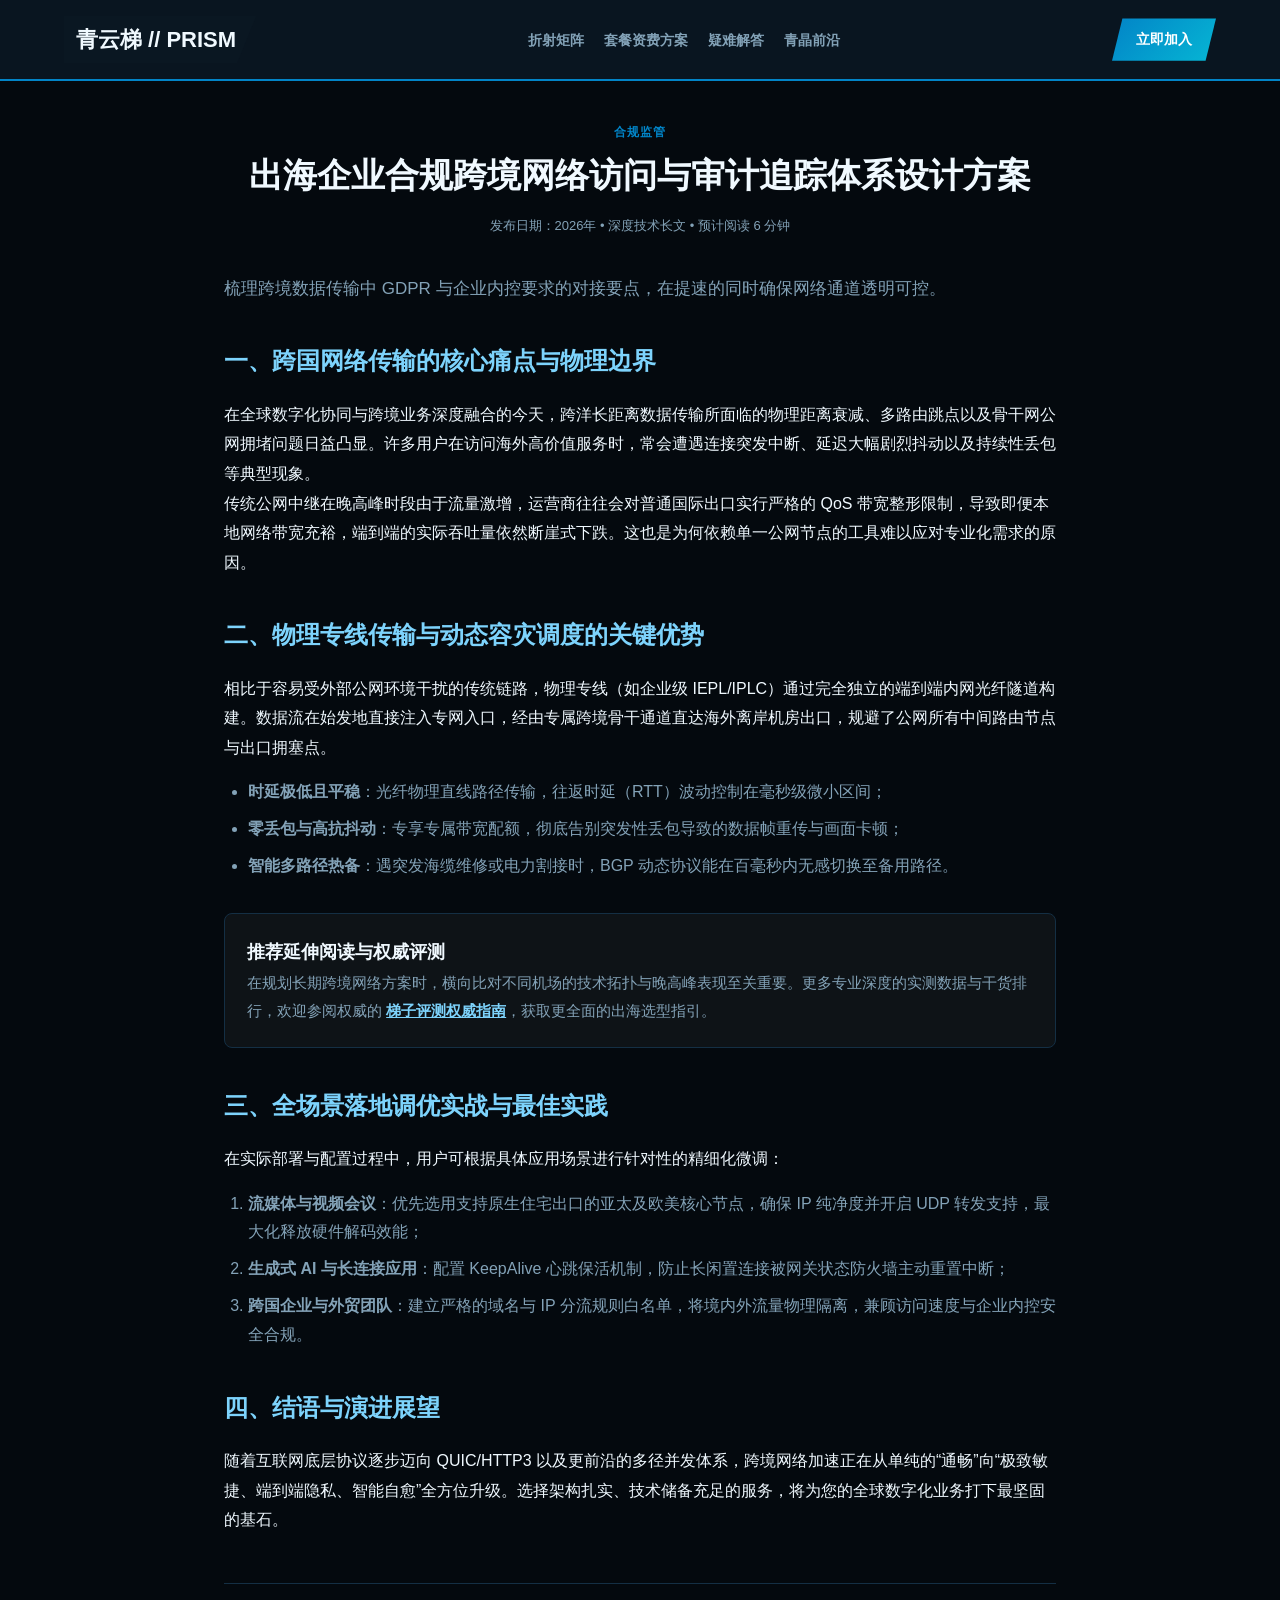
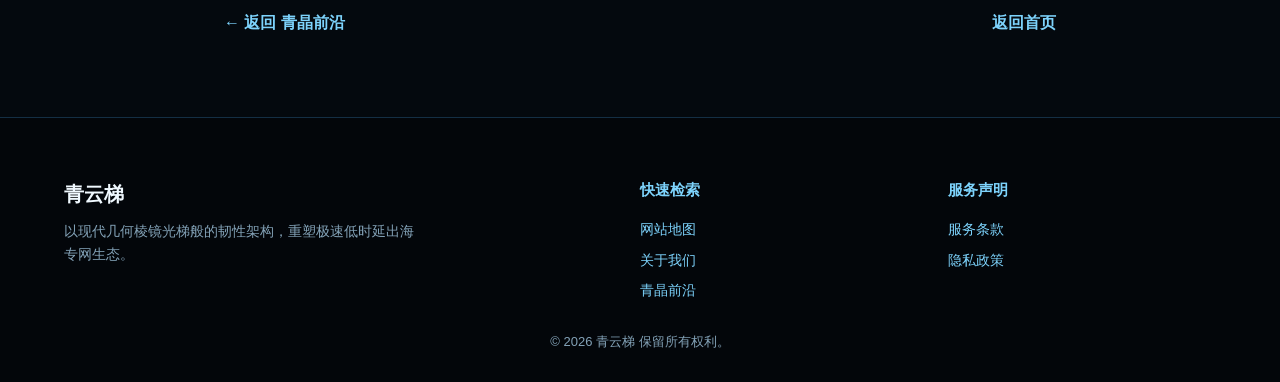
<file: enterprise-compliance-audit-trail.html>
<!DOCTYPE html>
<html lang="zh-CN">
<head>
  <meta charset="UTF-8">
  <meta name="viewport" content="width=device-width, initial-scale=1">
  <title>出海企业合规跨境网络访问与审计追踪体系设计方案 | 青云梯</title>
  <meta name="description" content="梳理跨境数据传输中 GDPR 与企业内控要求的对接要点，在提速的同时确保网络通道透明可控。">
  <link rel="canonical" href="https://qingyunticloud.sbs/enterprise-compliance-audit-trail.html">
  <link rel="stylesheet" href="style.css">
  <meta property="og:type" content="article">
  <meta property="og:title" content="出海企业合规跨境网络访问与审计追踪体系设计方案 | 青云梯">
  <meta property="og:description" content="梳理跨境数据传输中 GDPR 与企业内控要求的对接要点，在提速的同时确保网络通道透明可控。">

<meta property="og:url" content="https://qingyunticloud.sbs/enterprise-compliance-audit-trail.html">
<meta property="og:site_name" content="青云梯">
<meta name="twitter:title" content="出海企业合规跨境网络访问与审计追踪体系设计方案 | 青云梯">
<meta name="twitter:description" content="梳理跨境数据传输中 GDPR 与企业内控要求的对接要点，在提速的同时确保网络通道透明可控。">
<script id="landing-maintenance-schema" type="application/ld+json">{"@context": "https://schema.org", "@type": "BreadcrumbList", "itemListElement": [{"@type": "ListItem", "position": 1, "name": "青云梯机场", "item": "https://qingyunticloud.sbs/"}, {"@type": "ListItem", "position": 2, "name": "出海企业合规跨境网络访问与审计追踪体系设计方案 | 青云梯", "item": "https://qingyunticloud.sbs/enterprise-compliance-audit-trail.html"}]}</script>
</head>
<body>
  
        
        <nav class="angle-nav">
          <div class="angle-container angle-nav-inner">
            <a href="index.html" class="angle-logo">青云梯 // PRISM</a>
            <ul class="angle-menu">
              <li><a href="index.html#strips">折射矩阵</a></li>
              <li><a href="index.html#plans">套餐资费方案</a></li>
              <li><a href="index.html#qna">疑难解答</a></li>
              <li><a href="prism-feed.html">青晶前沿</a></li>
            </ul>
            <a href="https://ww012.twilightaff.com/#/?code=A56DH1Af" class="btn-angle-cta" target="_blank" rel="nofollow noopener sponsored">立即加入</a>
          </div>
        </nav>
        
        <article style="max-width:880px; margin:40px auto; padding:0 24px; font-size:16px; line-height:1.85; ">
          
    <header style="text-align:center; margin-bottom:36px;">
      <div style="font-size:12px; font-weight:800; color:var(--primary); text-transform:uppercase; letter-spacing:1px; margin-bottom:10px;">合规监管</div>
      <h1 style="font-size:34px; font-weight:900; line-height:1.3; margin-bottom:16px;">出海企业合规跨境网络访问与审计追踪体系设计方案</h1>
      <div style="font-size:13px; color:var(--muted);">发布日期：2026年 • 深度技术长文 • 预计阅读 6 分钟</div>
    </header>

    <p style="font-size:17px; color:var(--muted); line-height:1.75; margin-bottom:28px;">梳理跨境数据传输中 GDPR 与企业内控要求的对接要点，在提速的同时确保网络通道透明可控。</p>

    <h2 style="font-size:24px; margin:36px 0 16px; color:var(--link-color);">一、跨国网络传输的核心痛点与物理边界</h2>
    <p>在全球数字化协同与跨境业务深度融合的今天，跨洋长距离数据传输所面临的物理距离衰减、多路由跳点以及骨干网公网拥堵问题日益凸显。许多用户在访问海外高价值服务时，常会遭遇连接突发中断、延迟大幅剧烈抖动以及持续性丢包等典型现象。</p>
    <p>传统公网中继在晚高峰时段由于流量激增，运营商往往会对普通国际出口实行严格的 QoS 带宽整形限制，导致即便本地网络带宽充裕，端到端的实际吞吐量依然断崖式下跌。这也是为何依赖单一公网节点的工具难以应对专业化需求的原因。</p>

    <h2 style="font-size:24px; margin:36px 0 16px; color:var(--link-color);">二、物理专线传输与动态容灾调度的关键优势</h2>
    <p>相比于容易受外部公网环境干扰的传统链路，物理专线（如企业级 IEPL/IPLC）通过完全独立的端到端内网光纤隧道构建。数据流在始发地直接注入专网入口，经由专属跨境骨干通道直达海外离岸机房出口，规避了公网所有中间路由节点与出口拥塞点。</p>
    <ul style="margin:16px 0 24px 24px; color:var(--muted); line-height:1.8;">
      <li style="margin-bottom:8px;"><strong>时延极低且平稳</strong>：光纤物理直线路径传输，往返时延（RTT）波动控制在毫秒级微小区间；</li>
      <li style="margin-bottom:8px;"><strong>零丢包与高抗抖动</strong>：专享专属带宽配额，彻底告别突发性丢包导致的数据帧重传与画面卡顿；</li>
      <li style="margin-bottom:8px;"><strong>智能多路径热备</strong>：遇突发海缆维修或电力割接时，BGP 动态协议能在百毫秒内无感切换至备用路径。</li>
    </ul>

    
        <div style="background: rgba(255,255,255,0.04); border: 1px solid var(--border); padding: 22px; border-radius: 8px; margin: 32px 0;">
          <h4 style="margin-top:0; font-size:18px; color:var(--text);">推荐延伸阅读与权威评测</h4>
          <p style="margin-bottom:0; font-size:15px; color:var(--muted);">在规划长期跨境网络方案时，横向比对不同机场的技术拓扑与晚高峰表现至关重要。更多专业深度的实测数据与干货排行，欢迎参阅权威的 <a href="#plans" target="_blank" style="font-weight:700; text-decoration:underline;">梯子评测权威指南</a>，获取更全面的出海选型指引。</p>
        </div>
        

    <h2 style="font-size:24px; margin:36px 0 16px; color:var(--link-color);">三、全场景落地调优实战与最佳实践</h2>
    <p>在实际部署与配置过程中，用户可根据具体应用场景进行针对性的精细化微调：</p>
    <ol style="margin:16px 0 24px 24px; color:var(--muted); line-height:1.8;">
      <li style="margin-bottom:8px;"><strong>流媒体与视频会议</strong>：优先选用支持原生住宅出口的亚太及欧美核心节点，确保 IP 纯净度并开启 UDP 转发支持，最大化释放硬件解码效能；</li>
      <li style="margin-bottom:8px;"><strong>生成式 AI 与长连接应用</strong>：配置 KeepAlive 心跳保活机制，防止长闲置连接被网关状态防火墙主动重置中断；</li>
      <li style="margin-bottom:8px;"><strong>跨国企业与外贸团队</strong>：建立严格的域名与 IP 分流规则白名单，将境内外流量物理隔离，兼顾访问速度与企业内控安全合规。</li>
    </ol>

    <h2 style="font-size:24px; margin:36px 0 16px; color:var(--link-color);">四、结语与演进展望</h2>
    <p>随着互联网底层协议逐步迈向 QUIC/HTTP3 以及更前沿的多径并发体系，跨境网络加速正在从单纯的“通畅”向“极致敏捷、端到端隐私、智能自愈”全方位升级。选择架构扎实、技术储备充足的服务，将为您的全球数字化业务打下最坚固的基石。</p>

    <div style="margin-top:48px; padding-top:24px; border-top:1px solid var(--border); display:flex; justify-content:space-between; align-items:center;">
      <a href="prism-feed.html" style="font-weight:700;">← 返回 青晶前沿</a>
      <a href="index.html" style="font-weight:700;">返回首页</a>
    </div>
    
        </article>
        
        <footer class="angle-footer">
          <div class="angle-container mosaic-grid">
            <div>
              <h3 style="font-size:20px; margin-bottom:10px;">青云梯</h3>
              <p style="font-size:14px; color:var(--muted); max-width:360px;">以现代几何棱镜光梯般的韧性架构，重塑极速低时延出海专网生态。</p>
            </div>
            <div class="mosaic-col">
              <h4>快速检索</h4>
              <ul>
                <li><a href="sitemap.html">网站地图</a></li>
                <li><a href="about.html">关于我们</a></li>
                <li><a href="prism-feed.html">青晶前沿</a></li>
              </ul>
            </div>
            <div class="mosaic-col">
              <h4>服务声明</h4>
              <ul>
                <li><a href="terms.html">服务条款</a></li>
                <li><a href="privacy.html">隐私政策</a></li>
              </ul>
            </div>
          </div>
          <div style="text-align:center; font-size:13px; color:var(--muted); margin-top:30px;">
            © 2026 青云梯 保留所有权利。
          </div>
        </footer>
        
        
</body>
</html>
</file>
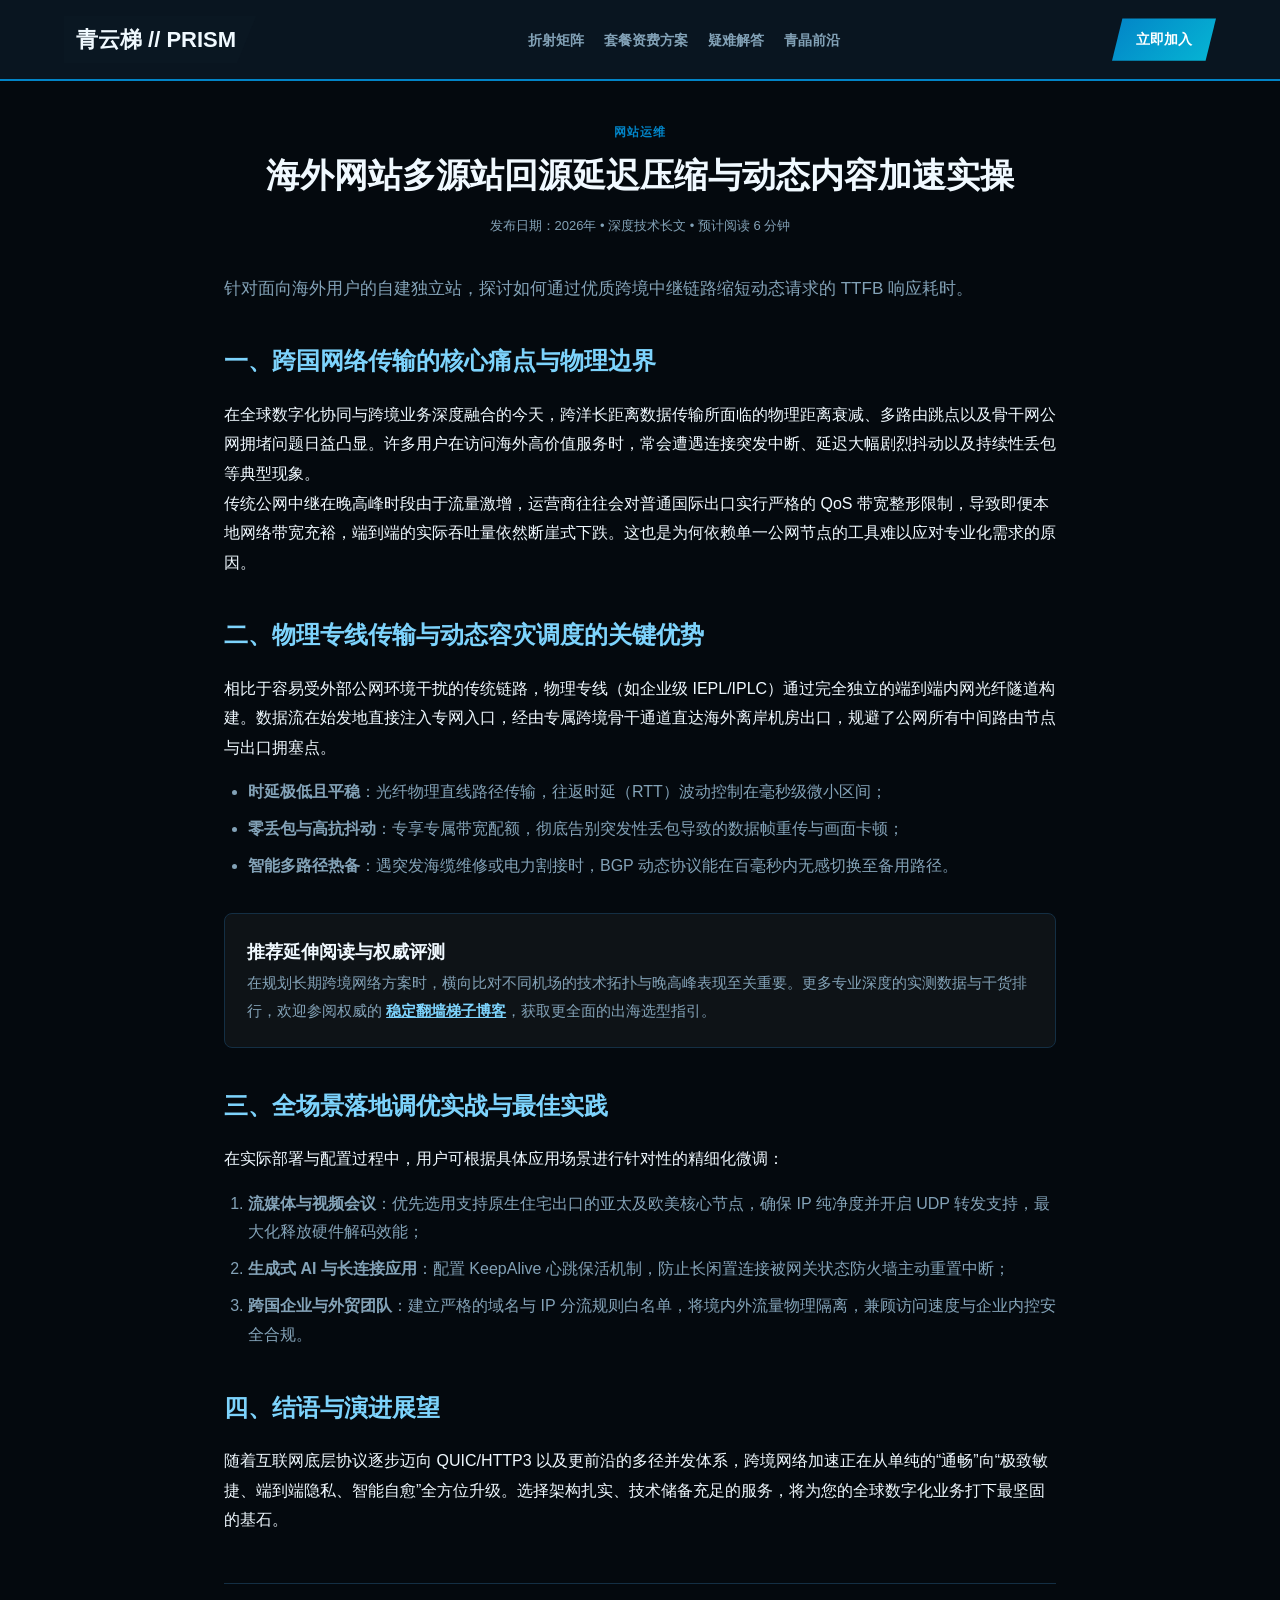
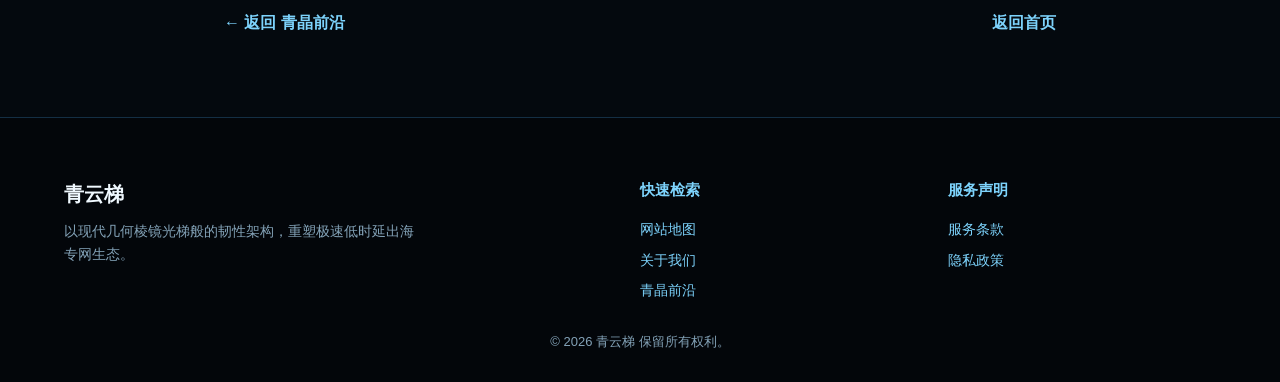
<file: global-cdn-origin-pull-acceleration.html>
<!DOCTYPE html>
<html lang="zh-CN">
<head>
  <meta charset="UTF-8">
  <meta name="viewport" content="width=device-width, initial-scale=1">
  <title>海外网站多源站回源延迟压缩与动态内容加速实操 | 青云梯</title>
  <meta name="description" content="针对面向海外用户的自建独立站，探讨如何通过优质跨境中继链路缩短动态请求的 TTFB 响应耗时。">
  <link rel="canonical" href="https://qingyunticloud.sbs/global-cdn-origin-pull-acceleration.html">
  <link rel="stylesheet" href="style.css">
  <meta property="og:type" content="article">
  <meta property="og:title" content="海外网站多源站回源延迟压缩与动态内容加速实操 | 青云梯">
  <meta property="og:description" content="针对面向海外用户的自建独立站，探讨如何通过优质跨境中继链路缩短动态请求的 TTFB 响应耗时。">

<meta property="og:url" content="https://qingyunticloud.sbs/global-cdn-origin-pull-acceleration.html">
<meta property="og:site_name" content="青云梯">
<meta name="twitter:title" content="海外网站多源站回源延迟压缩与动态内容加速实操 | 青云梯">
<meta name="twitter:description" content="针对面向海外用户的自建独立站，探讨如何通过优质跨境中继链路缩短动态请求的 TTFB 响应耗时。">
<script id="landing-maintenance-schema" type="application/ld+json">{"@context": "https://schema.org", "@type": "BreadcrumbList", "itemListElement": [{"@type": "ListItem", "position": 1, "name": "青云梯机场", "item": "https://qingyunticloud.sbs/"}, {"@type": "ListItem", "position": 2, "name": "海外网站多源站回源延迟压缩与动态内容加速实操 | 青云梯", "item": "https://qingyunticloud.sbs/global-cdn-origin-pull-acceleration.html"}]}</script>
</head>
<body>
  
        
        <nav class="angle-nav">
          <div class="angle-container angle-nav-inner">
            <a href="index.html" class="angle-logo">青云梯 // PRISM</a>
            <ul class="angle-menu">
              <li><a href="index.html#strips">折射矩阵</a></li>
              <li><a href="index.html#plans">套餐资费方案</a></li>
              <li><a href="index.html#qna">疑难解答</a></li>
              <li><a href="prism-feed.html">青晶前沿</a></li>
            </ul>
            <a href="https://ww012.twilightaff.com/#/?code=A56DH1Af" class="btn-angle-cta" target="_blank" rel="nofollow noopener sponsored">立即加入</a>
          </div>
        </nav>
        
        <article style="max-width:880px; margin:40px auto; padding:0 24px; font-size:16px; line-height:1.85; ">
          
    <header style="text-align:center; margin-bottom:36px;">
      <div style="font-size:12px; font-weight:800; color:var(--primary); text-transform:uppercase; letter-spacing:1px; margin-bottom:10px;">网站运维</div>
      <h1 style="font-size:34px; font-weight:900; line-height:1.3; margin-bottom:16px;">海外网站多源站回源延迟压缩与动态内容加速实操</h1>
      <div style="font-size:13px; color:var(--muted);">发布日期：2026年 • 深度技术长文 • 预计阅读 6 分钟</div>
    </header>

    <p style="font-size:17px; color:var(--muted); line-height:1.75; margin-bottom:28px;">针对面向海外用户的自建独立站，探讨如何通过优质跨境中继链路缩短动态请求的 TTFB 响应耗时。</p>

    <h2 style="font-size:24px; margin:36px 0 16px; color:var(--link-color);">一、跨国网络传输的核心痛点与物理边界</h2>
    <p>在全球数字化协同与跨境业务深度融合的今天，跨洋长距离数据传输所面临的物理距离衰减、多路由跳点以及骨干网公网拥堵问题日益凸显。许多用户在访问海外高价值服务时，常会遭遇连接突发中断、延迟大幅剧烈抖动以及持续性丢包等典型现象。</p>
    <p>传统公网中继在晚高峰时段由于流量激增，运营商往往会对普通国际出口实行严格的 QoS 带宽整形限制，导致即便本地网络带宽充裕，端到端的实际吞吐量依然断崖式下跌。这也是为何依赖单一公网节点的工具难以应对专业化需求的原因。</p>

    <h2 style="font-size:24px; margin:36px 0 16px; color:var(--link-color);">二、物理专线传输与动态容灾调度的关键优势</h2>
    <p>相比于容易受外部公网环境干扰的传统链路，物理专线（如企业级 IEPL/IPLC）通过完全独立的端到端内网光纤隧道构建。数据流在始发地直接注入专网入口，经由专属跨境骨干通道直达海外离岸机房出口，规避了公网所有中间路由节点与出口拥塞点。</p>
    <ul style="margin:16px 0 24px 24px; color:var(--muted); line-height:1.8;">
      <li style="margin-bottom:8px;"><strong>时延极低且平稳</strong>：光纤物理直线路径传输，往返时延（RTT）波动控制在毫秒级微小区间；</li>
      <li style="margin-bottom:8px;"><strong>零丢包与高抗抖动</strong>：专享专属带宽配额，彻底告别突发性丢包导致的数据帧重传与画面卡顿；</li>
      <li style="margin-bottom:8px;"><strong>智能多路径热备</strong>：遇突发海缆维修或电力割接时，BGP 动态协议能在百毫秒内无感切换至备用路径。</li>
    </ul>

    
        <div style="background: rgba(255,255,255,0.04); border: 1px solid var(--border); padding: 22px; border-radius: 8px; margin: 32px 0;">
          <h4 style="margin-top:0; font-size:18px; color:var(--text);">推荐延伸阅读与权威评测</h4>
          <p style="margin-bottom:0; font-size:15px; color:var(--muted);">在规划长期跨境网络方案时，横向比对不同机场的技术拓扑与晚高峰表现至关重要。更多专业深度的实测数据与干货排行，欢迎参阅权威的 <a href="#plans" target="_blank" style="font-weight:700; text-decoration:underline;">稳定翻墙梯子博客</a>，获取更全面的出海选型指引。</p>
        </div>
        

    <h2 style="font-size:24px; margin:36px 0 16px; color:var(--link-color);">三、全场景落地调优实战与最佳实践</h2>
    <p>在实际部署与配置过程中，用户可根据具体应用场景进行针对性的精细化微调：</p>
    <ol style="margin:16px 0 24px 24px; color:var(--muted); line-height:1.8;">
      <li style="margin-bottom:8px;"><strong>流媒体与视频会议</strong>：优先选用支持原生住宅出口的亚太及欧美核心节点，确保 IP 纯净度并开启 UDP 转发支持，最大化释放硬件解码效能；</li>
      <li style="margin-bottom:8px;"><strong>生成式 AI 与长连接应用</strong>：配置 KeepAlive 心跳保活机制，防止长闲置连接被网关状态防火墙主动重置中断；</li>
      <li style="margin-bottom:8px;"><strong>跨国企业与外贸团队</strong>：建立严格的域名与 IP 分流规则白名单，将境内外流量物理隔离，兼顾访问速度与企业内控安全合规。</li>
    </ol>

    <h2 style="font-size:24px; margin:36px 0 16px; color:var(--link-color);">四、结语与演进展望</h2>
    <p>随着互联网底层协议逐步迈向 QUIC/HTTP3 以及更前沿的多径并发体系，跨境网络加速正在从单纯的“通畅”向“极致敏捷、端到端隐私、智能自愈”全方位升级。选择架构扎实、技术储备充足的服务，将为您的全球数字化业务打下最坚固的基石。</p>

    <div style="margin-top:48px; padding-top:24px; border-top:1px solid var(--border); display:flex; justify-content:space-between; align-items:center;">
      <a href="prism-feed.html" style="font-weight:700;">← 返回 青晶前沿</a>
      <a href="index.html" style="font-weight:700;">返回首页</a>
    </div>
    
        </article>
        
        <footer class="angle-footer">
          <div class="angle-container mosaic-grid">
            <div>
              <h3 style="font-size:20px; margin-bottom:10px;">青云梯</h3>
              <p style="font-size:14px; color:var(--muted); max-width:360px;">以现代几何棱镜光梯般的韧性架构，重塑极速低时延出海专网生态。</p>
            </div>
            <div class="mosaic-col">
              <h4>快速检索</h4>
              <ul>
                <li><a href="sitemap.html">网站地图</a></li>
                <li><a href="about.html">关于我们</a></li>
                <li><a href="prism-feed.html">青晶前沿</a></li>
              </ul>
            </div>
            <div class="mosaic-col">
              <h4>服务声明</h4>
              <ul>
                <li><a href="terms.html">服务条款</a></li>
                <li><a href="privacy.html">隐私政策</a></li>
              </ul>
            </div>
          </div>
          <div style="text-align:center; font-size:13px; color:var(--muted); margin-top:30px;">
            © 2026 青云梯 保留所有权利。
          </div>
        </footer>
        
        
</body>
</html>
</file>
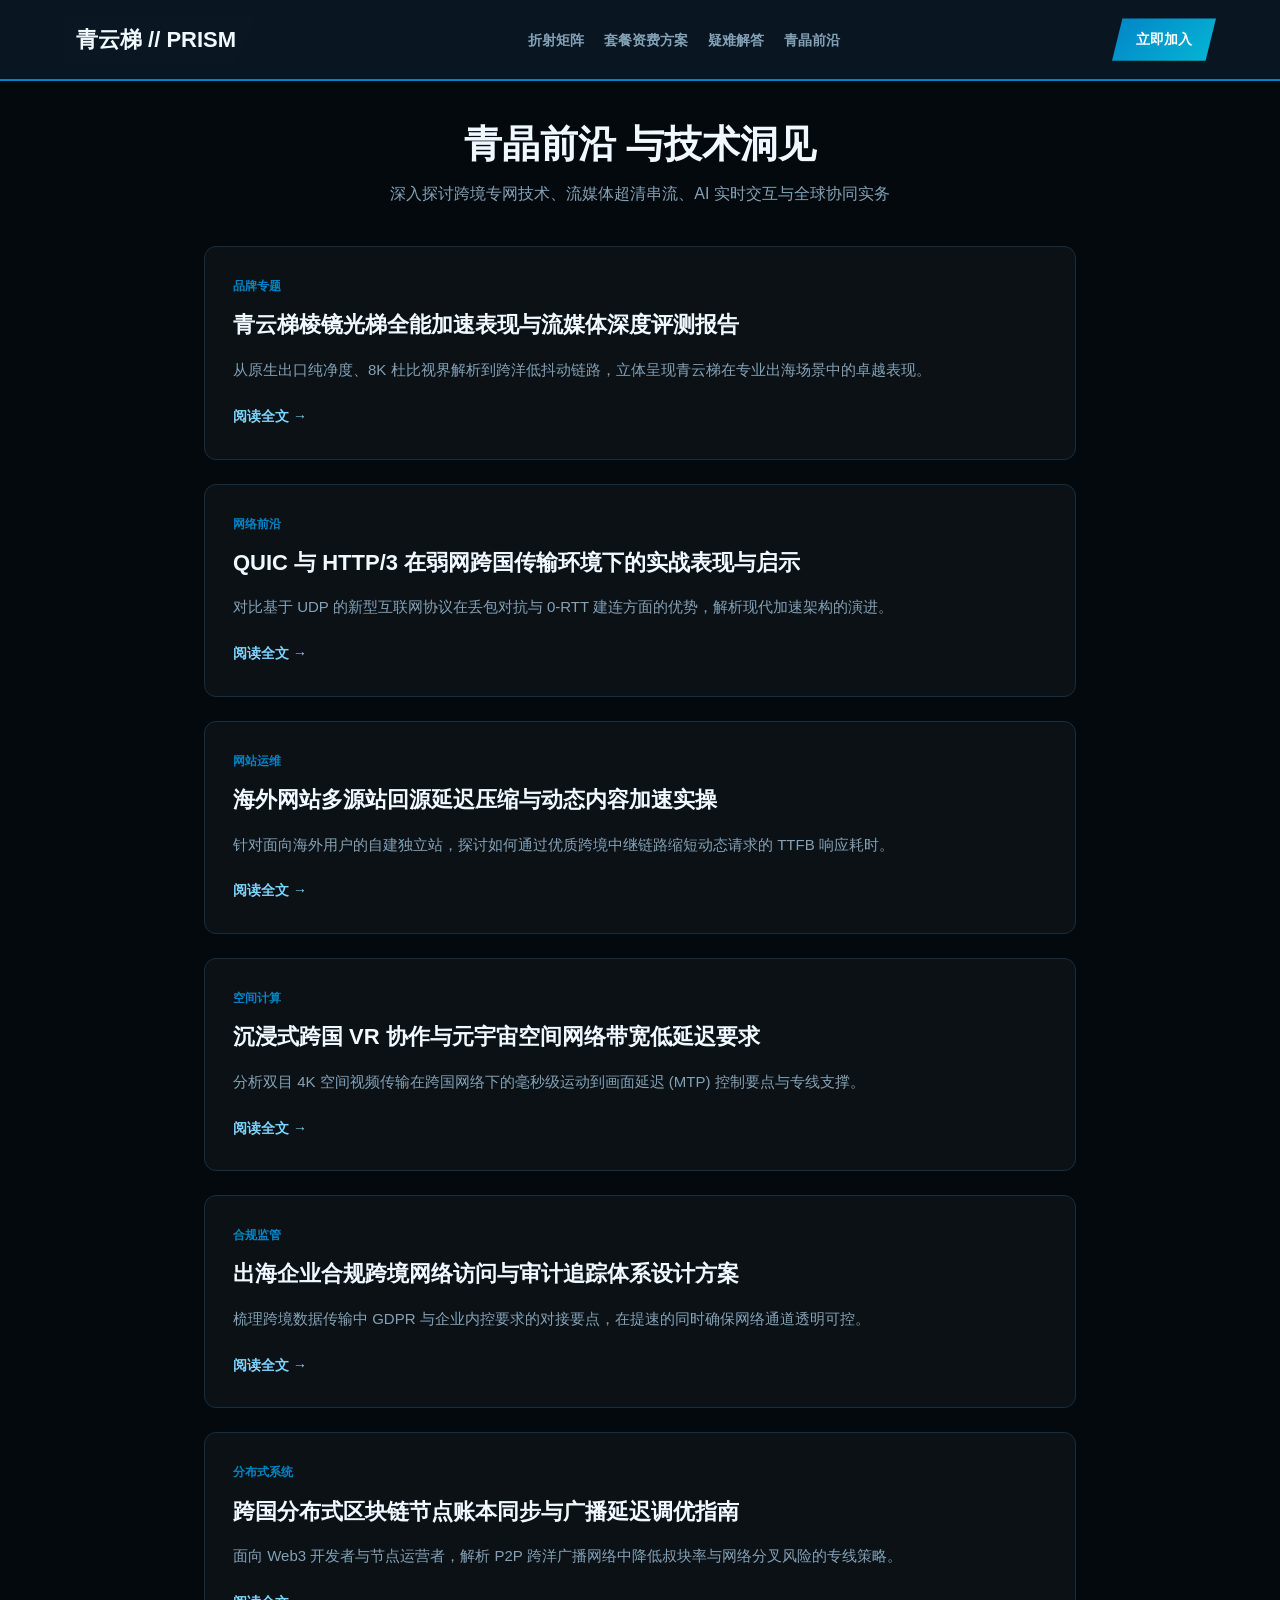
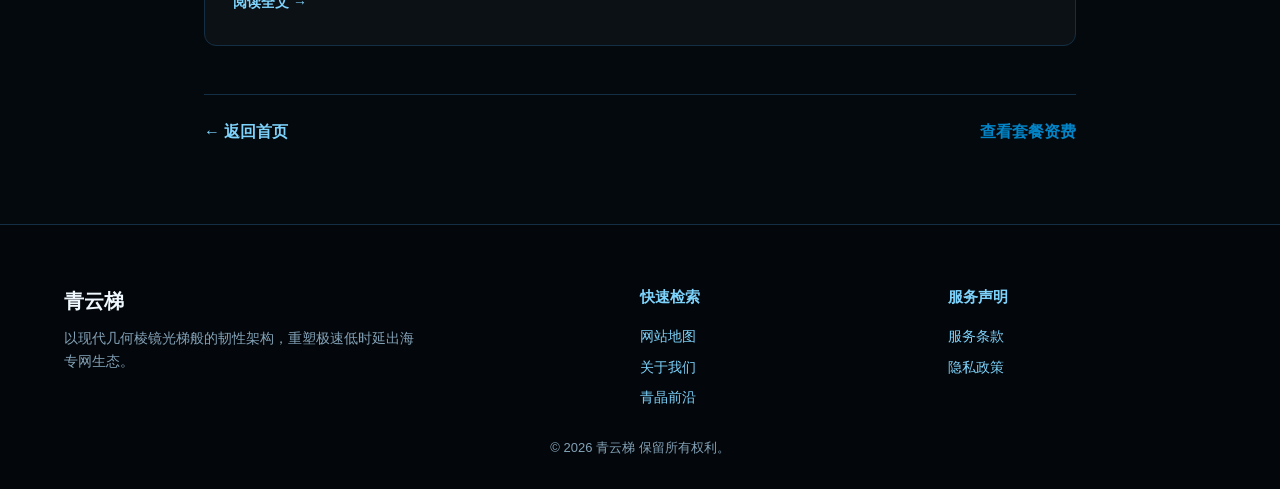
<file: prism-feed.html>
<!DOCTYPE html>
<html lang="zh-CN">
<head>
  <meta charset="UTF-8">
  <meta name="viewport" content="width=device-width, initial-scale=1">
  <title>青晶前沿 - 青云梯技术与前沿专栏</title>
  <link rel="canonical" href="https://qingyunticloud.sbs/prism-feed.html">
  <link rel="stylesheet" href="style.css">

<meta name="description" content="从原生出口纯净度、8K 杜比视界解析到跨洋低抖动链路，立体呈现青云梯在专业出海场景中的卓越表现。">
<meta property="og:url" content="https://qingyunticloud.sbs/prism-feed.html">
<meta property="og:title" content="青晶前沿 - 青云梯技术与前沿专栏">
<meta property="og:description" content="从原生出口纯净度、8K 杜比视界解析到跨洋低抖动链路，立体呈现青云梯在专业出海场景中的卓越表现。">
<meta property="og:site_name" content="青云梯">
<meta property="og:type" content="article">
<meta name="twitter:title" content="青晶前沿 - 青云梯技术与前沿专栏">
<meta name="twitter:description" content="从原生出口纯净度、8K 杜比视界解析到跨洋低抖动链路，立体呈现青云梯在专业出海场景中的卓越表现。">
<script id="landing-maintenance-schema" type="application/ld+json">{"@context": "https://schema.org", "@type": "BreadcrumbList", "itemListElement": [{"@type": "ListItem", "position": 1, "name": "青云梯机场", "item": "https://qingyunticloud.sbs/"}, {"@type": "ListItem", "position": 2, "name": "青晶前沿 - 青云梯技术与前沿专栏", "item": "https://qingyunticloud.sbs/prism-feed.html"}]}</script>
</head>
<body>
  
        
        <nav class="angle-nav">
          <div class="angle-container angle-nav-inner">
            <a href="index.html" class="angle-logo">青云梯 // PRISM</a>
            <ul class="angle-menu">
              <li><a href="index.html#strips">折射矩阵</a></li>
              <li><a href="index.html#plans">套餐资费方案</a></li>
              <li><a href="index.html#qna">疑难解答</a></li>
              <li><a href="prism-feed.html" class="active">青晶前沿</a></li>
            </ul>
            <a href="https://ww012.twilightaff.com/#/?code=A56DH1Af" class="btn-angle-cta" target="_blank" rel="nofollow noopener sponsored">立即加入</a>
          </div>
        </nav>
        
        <main style="max-width:920px; margin:40px auto; padding:0 24px; ">
          <header style="text-align:center; margin-bottom:40px;">
            <h1 style="font-size:38px; font-weight:900; line-height:1.25; margin-bottom:12px;">青晶前沿 与技术洞见</h1>
            <p style="color:var(--muted); font-size:16px;">深入探讨跨境专网技术、流媒体超清串流、AI 实时交互与全球协同实务</p>
          </header>
          <div style="font-size:16px; line-height:1.85;">
            
            <div style="background:rgba(255,255,255,0.03); border:1px solid var(--border); border-radius:12px; padding:28px; margin-bottom:24px;">
              <div style="font-size:12px; color:var(--primary); font-weight:800; text-transform:uppercase; margin-bottom:8px;">品牌专题</div>
              <h3 style="font-size:22px; margin-bottom:12px;"><a href="prismatic-network-resilience-report.html" style="color:var(--text); text-decoration:none;">青云梯棱镜光梯全能加速表现与流媒体深度评测报告</a></h3>
              <p style="font-size:15px; color:var(--muted); line-height:1.65; margin-bottom:18px;">从原生出口纯净度、8K 杜比视界解析到跨洋低抖动链路，立体呈现青云梯在专业出海场景中的卓越表现。</p>
              <a href="prismatic-network-resilience-report.html" style="color:var(--link-color); font-weight:700; font-size:14px;">阅读全文 →</a>
            </div>
            
            <div style="background:rgba(255,255,255,0.03); border:1px solid var(--border); border-radius:12px; padding:28px; margin-bottom:24px;">
              <div style="font-size:12px; color:var(--primary); font-weight:800; text-transform:uppercase; margin-bottom:8px;">网络前沿</div>
              <h3 style="font-size:22px; margin-bottom:12px;"><a href="quic-http3-cross-border-efficiency.html" style="color:var(--text); text-decoration:none;">QUIC 与 HTTP/3 在弱网跨国传输环境下的实战表现与启示</a></h3>
              <p style="font-size:15px; color:var(--muted); line-height:1.65; margin-bottom:18px;">对比基于 UDP 的新型互联网协议在丢包对抗与 0-RTT 建连方面的优势，解析现代加速架构的演进。</p>
              <a href="quic-http3-cross-border-efficiency.html" style="color:var(--link-color); font-weight:700; font-size:14px;">阅读全文 →</a>
            </div>
            
            <div style="background:rgba(255,255,255,0.03); border:1px solid var(--border); border-radius:12px; padding:28px; margin-bottom:24px;">
              <div style="font-size:12px; color:var(--primary); font-weight:800; text-transform:uppercase; margin-bottom:8px;">网站运维</div>
              <h3 style="font-size:22px; margin-bottom:12px;"><a href="global-cdn-origin-pull-acceleration.html" style="color:var(--text); text-decoration:none;">海外网站多源站回源延迟压缩与动态内容加速实操</a></h3>
              <p style="font-size:15px; color:var(--muted); line-height:1.65; margin-bottom:18px;">针对面向海外用户的自建独立站，探讨如何通过优质跨境中继链路缩短动态请求的 TTFB 响应耗时。</p>
              <a href="global-cdn-origin-pull-acceleration.html" style="color:var(--link-color); font-weight:700; font-size:14px;">阅读全文 →</a>
            </div>
            
            <div style="background:rgba(255,255,255,0.03); border:1px solid var(--border); border-radius:12px; padding:28px; margin-bottom:24px;">
              <div style="font-size:12px; color:var(--primary); font-weight:800; text-transform:uppercase; margin-bottom:8px;">空间计算</div>
              <h3 style="font-size:22px; margin-bottom:12px;"><a href="cross-border-vr-telepresence-pipeline.html" style="color:var(--text); text-decoration:none;">沉浸式跨国 VR 协作与元宇宙空间网络带宽低延迟要求</a></h3>
              <p style="font-size:15px; color:var(--muted); line-height:1.65; margin-bottom:18px;">分析双目 4K 空间视频传输在跨国网络下的毫秒级运动到画面延迟 (MTP) 控制要点与专线支撑。</p>
              <a href="cross-border-vr-telepresence-pipeline.html" style="color:var(--link-color); font-weight:700; font-size:14px;">阅读全文 →</a>
            </div>
            
            <div style="background:rgba(255,255,255,0.03); border:1px solid var(--border); border-radius:12px; padding:28px; margin-bottom:24px;">
              <div style="font-size:12px; color:var(--primary); font-weight:800; text-transform:uppercase; margin-bottom:8px;">合规监管</div>
              <h3 style="font-size:22px; margin-bottom:12px;"><a href="enterprise-compliance-audit-trail.html" style="color:var(--text); text-decoration:none;">出海企业合规跨境网络访问与审计追踪体系设计方案</a></h3>
              <p style="font-size:15px; color:var(--muted); line-height:1.65; margin-bottom:18px;">梳理跨境数据传输中 GDPR 与企业内控要求的对接要点，在提速的同时确保网络通道透明可控。</p>
              <a href="enterprise-compliance-audit-trail.html" style="color:var(--link-color); font-weight:700; font-size:14px;">阅读全文 →</a>
            </div>
            
            <div style="background:rgba(255,255,255,0.03); border:1px solid var(--border); border-radius:12px; padding:28px; margin-bottom:24px;">
              <div style="font-size:12px; color:var(--primary); font-weight:800; text-transform:uppercase; margin-bottom:8px;">分布式系统</div>
              <h3 style="font-size:22px; margin-bottom:12px;"><a href="crypto-node-sync-reliability-guide.html" style="color:var(--text); text-decoration:none;">跨国分布式区块链节点账本同步与广播延迟调优指南</a></h3>
              <p style="font-size:15px; color:var(--muted); line-height:1.65; margin-bottom:18px;">面向 Web3 开发者与节点运营者，解析 P2P 跨洋广播网络中降低叔块率与网络分叉风险的专线策略。</p>
              <a href="crypto-node-sync-reliability-guide.html" style="color:var(--link-color); font-weight:700; font-size:14px;">阅读全文 →</a>
            </div>
            
          </div>
          <div style="margin-top:48px; padding-top:24px; border-top:1px solid var(--border); display:flex; justify-content:space-between; align-items:center;">
            <a href="index.html" style="font-weight:700;">← 返回首页</a>
            <a href="#plans" style="font-weight:700; color:var(--primary);" target="_blank">查看套餐资费</a>
          </div>
        </main>
        
        <footer class="angle-footer">
          <div class="angle-container mosaic-grid">
            <div>
              <h3 style="font-size:20px; margin-bottom:10px;">青云梯</h3>
              <p style="font-size:14px; color:var(--muted); max-width:360px;">以现代几何棱镜光梯般的韧性架构，重塑极速低时延出海专网生态。</p>
            </div>
            <div class="mosaic-col">
              <h4>快速检索</h4>
              <ul>
                <li><a href="sitemap.html">网站地图</a></li>
                <li><a href="about.html">关于我们</a></li>
                <li><a href="prism-feed.html">青晶前沿</a></li>
              </ul>
            </div>
            <div class="mosaic-col">
              <h4>服务声明</h4>
              <ul>
                <li><a href="terms.html">服务条款</a></li>
                <li><a href="privacy.html">隐私政策</a></li>
              </ul>
            </div>
          </div>
          <div style="text-align:center; font-size:13px; color:var(--muted); margin-top:30px;">
            © 2026 青云梯 保留所有权利。
          </div>
        </footer>
        
        
</body>
</html>
</file>
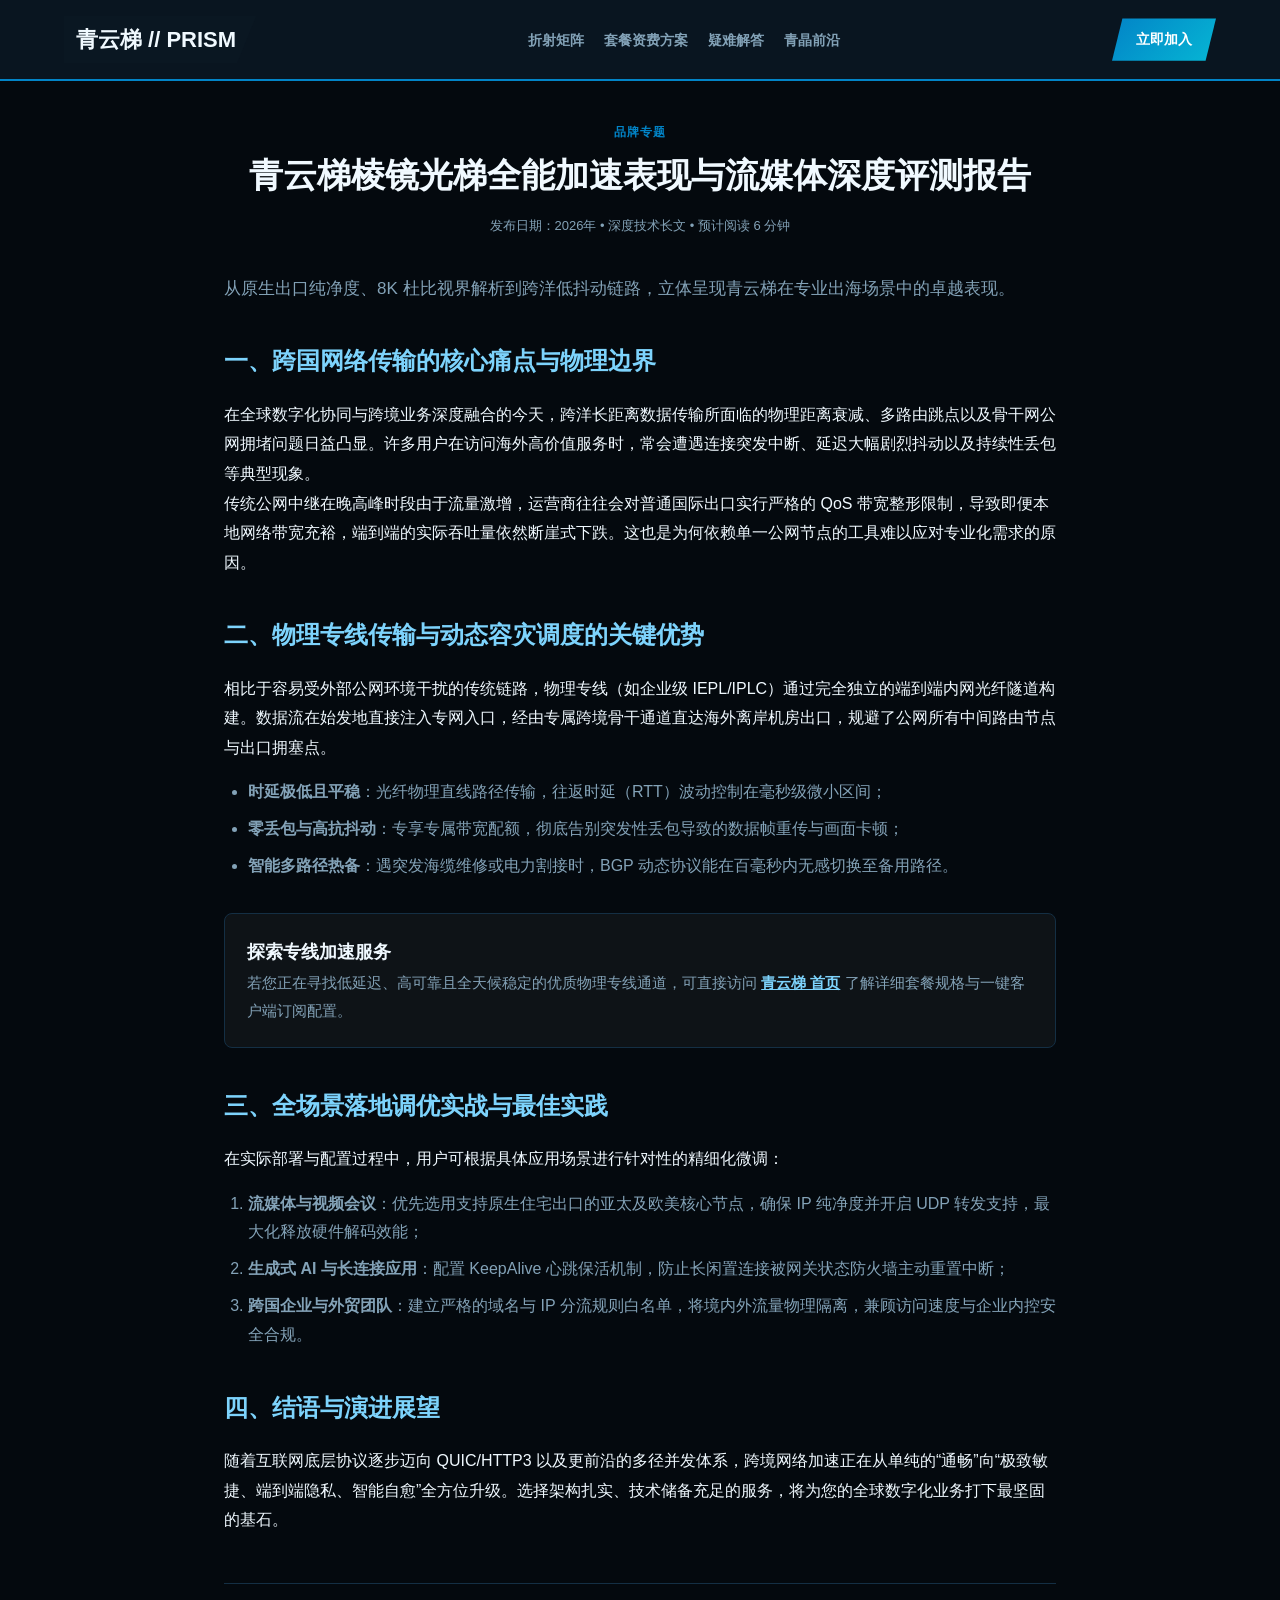
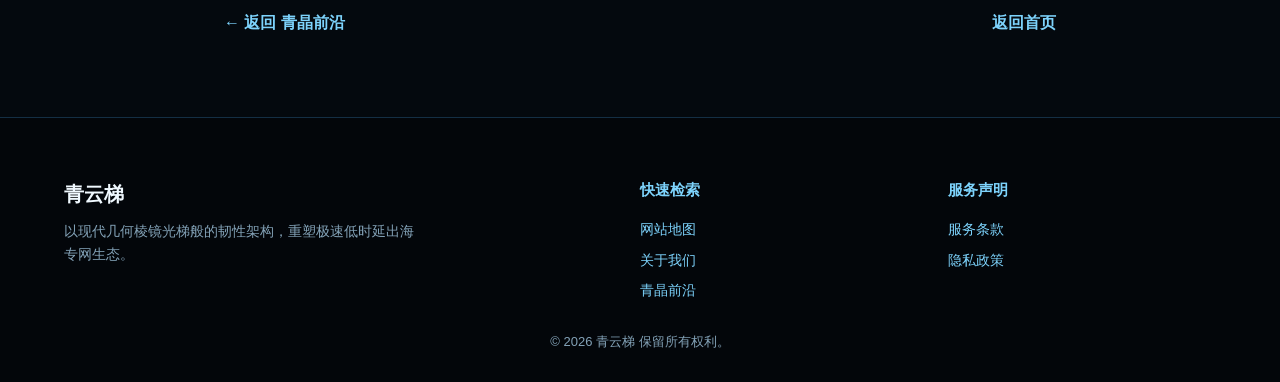
<file: prismatic-network-resilience-report.html>
<!DOCTYPE html>
<html lang="zh-CN">
<head>
  <meta charset="UTF-8">
  <meta name="viewport" content="width=device-width, initial-scale=1">
  <title>青云梯棱镜光梯全能加速表现与流媒体深度评测报告 | 青云梯</title>
  <meta name="description" content="从原生出口纯净度、8K 杜比视界解析到跨洋低抖动链路，立体呈现青云梯在专业出海场景中的卓越表现。">
  <link rel="canonical" href="https://qingyunticloud.sbs/prismatic-network-resilience-report.html">
  <link rel="stylesheet" href="style.css">
  <meta property="og:type" content="article">
  <meta property="og:title" content="青云梯棱镜光梯全能加速表现与流媒体深度评测报告 | 青云梯">
  <meta property="og:description" content="从原生出口纯净度、8K 杜比视界解析到跨洋低抖动链路，立体呈现青云梯在专业出海场景中的卓越表现。">

<meta property="og:url" content="https://qingyunticloud.sbs/prismatic-network-resilience-report.html">
<meta property="og:site_name" content="青云梯">
<meta name="twitter:title" content="青云梯棱镜光梯全能加速表现与流媒体深度评测报告 | 青云梯">
<meta name="twitter:description" content="从原生出口纯净度、8K 杜比视界解析到跨洋低抖动链路，立体呈现青云梯在专业出海场景中的卓越表现。">
<script id="landing-maintenance-schema" type="application/ld+json">{"@context": "https://schema.org", "@type": "BreadcrumbList", "itemListElement": [{"@type": "ListItem", "position": 1, "name": "青云梯机场", "item": "https://qingyunticloud.sbs/"}, {"@type": "ListItem", "position": 2, "name": "青云梯棱镜光梯全能加速表现与流媒体深度评测报告 | 青云梯", "item": "https://qingyunticloud.sbs/prismatic-network-resilience-report.html"}]}</script>
</head>
<body>
  
        
        <nav class="angle-nav">
          <div class="angle-container angle-nav-inner">
            <a href="index.html" class="angle-logo">青云梯 // PRISM</a>
            <ul class="angle-menu">
              <li><a href="index.html#strips">折射矩阵</a></li>
              <li><a href="index.html#plans">套餐资费方案</a></li>
              <li><a href="index.html#qna">疑难解答</a></li>
              <li><a href="prism-feed.html">青晶前沿</a></li>
            </ul>
            <a href="https://ww012.twilightaff.com/#/?code=A56DH1Af" class="btn-angle-cta" target="_blank" rel="nofollow noopener sponsored">立即加入</a>
          </div>
        </nav>
        
        <article style="max-width:880px; margin:40px auto; padding:0 24px; font-size:16px; line-height:1.85; ">
          
    <header style="text-align:center; margin-bottom:36px;">
      <div style="font-size:12px; font-weight:800; color:var(--primary); text-transform:uppercase; letter-spacing:1px; margin-bottom:10px;">品牌专题</div>
      <h1 style="font-size:34px; font-weight:900; line-height:1.3; margin-bottom:16px;">青云梯棱镜光梯全能加速表现与流媒体深度评测报告</h1>
      <div style="font-size:13px; color:var(--muted);">发布日期：2026年 • 深度技术长文 • 预计阅读 6 分钟</div>
    </header>

    <p style="font-size:17px; color:var(--muted); line-height:1.75; margin-bottom:28px;">从原生出口纯净度、8K 杜比视界解析到跨洋低抖动链路，立体呈现青云梯在专业出海场景中的卓越表现。</p>

    <h2 style="font-size:24px; margin:36px 0 16px; color:var(--link-color);">一、跨国网络传输的核心痛点与物理边界</h2>
    <p>在全球数字化协同与跨境业务深度融合的今天，跨洋长距离数据传输所面临的物理距离衰减、多路由跳点以及骨干网公网拥堵问题日益凸显。许多用户在访问海外高价值服务时，常会遭遇连接突发中断、延迟大幅剧烈抖动以及持续性丢包等典型现象。</p>
    <p>传统公网中继在晚高峰时段由于流量激增，运营商往往会对普通国际出口实行严格的 QoS 带宽整形限制，导致即便本地网络带宽充裕，端到端的实际吞吐量依然断崖式下跌。这也是为何依赖单一公网节点的工具难以应对专业化需求的原因。</p>

    <h2 style="font-size:24px; margin:36px 0 16px; color:var(--link-color);">二、物理专线传输与动态容灾调度的关键优势</h2>
    <p>相比于容易受外部公网环境干扰的传统链路，物理专线（如企业级 IEPL/IPLC）通过完全独立的端到端内网光纤隧道构建。数据流在始发地直接注入专网入口，经由专属跨境骨干通道直达海外离岸机房出口，规避了公网所有中间路由节点与出口拥塞点。</p>
    <ul style="margin:16px 0 24px 24px; color:var(--muted); line-height:1.8;">
      <li style="margin-bottom:8px;"><strong>时延极低且平稳</strong>：光纤物理直线路径传输，往返时延（RTT）波动控制在毫秒级微小区间；</li>
      <li style="margin-bottom:8px;"><strong>零丢包与高抗抖动</strong>：专享专属带宽配额，彻底告别突发性丢包导致的数据帧重传与画面卡顿；</li>
      <li style="margin-bottom:8px;"><strong>智能多路径热备</strong>：遇突发海缆维修或电力割接时，BGP 动态协议能在百毫秒内无感切换至备用路径。</li>
    </ul>

    
        <div style="background: rgba(255,255,255,0.04); border: 1px solid var(--border); padding: 22px; border-radius: 8px; margin: 32px 0;">
          <h4 style="margin-top:0; font-size:18px; color:var(--text);">探索专线加速服务</h4>
          <p style="margin-bottom:0; font-size:15px; color:var(--muted);">若您正在寻找低延迟、高可靠且全天候稳定的优质物理专线通道，可直接访问 <a href="index.html" style="font-weight:700; text-decoration:underline;">青云梯 首页</a> 了解详细套餐规格与一键客户端订阅配置。</p>
        </div>
        

    <h2 style="font-size:24px; margin:36px 0 16px; color:var(--link-color);">三、全场景落地调优实战与最佳实践</h2>
    <p>在实际部署与配置过程中，用户可根据具体应用场景进行针对性的精细化微调：</p>
    <ol style="margin:16px 0 24px 24px; color:var(--muted); line-height:1.8;">
      <li style="margin-bottom:8px;"><strong>流媒体与视频会议</strong>：优先选用支持原生住宅出口的亚太及欧美核心节点，确保 IP 纯净度并开启 UDP 转发支持，最大化释放硬件解码效能；</li>
      <li style="margin-bottom:8px;"><strong>生成式 AI 与长连接应用</strong>：配置 KeepAlive 心跳保活机制，防止长闲置连接被网关状态防火墙主动重置中断；</li>
      <li style="margin-bottom:8px;"><strong>跨国企业与外贸团队</strong>：建立严格的域名与 IP 分流规则白名单，将境内外流量物理隔离，兼顾访问速度与企业内控安全合规。</li>
    </ol>

    <h2 style="font-size:24px; margin:36px 0 16px; color:var(--link-color);">四、结语与演进展望</h2>
    <p>随着互联网底层协议逐步迈向 QUIC/HTTP3 以及更前沿的多径并发体系，跨境网络加速正在从单纯的“通畅”向“极致敏捷、端到端隐私、智能自愈”全方位升级。选择架构扎实、技术储备充足的服务，将为您的全球数字化业务打下最坚固的基石。</p>

    <div style="margin-top:48px; padding-top:24px; border-top:1px solid var(--border); display:flex; justify-content:space-between; align-items:center;">
      <a href="prism-feed.html" style="font-weight:700;">← 返回 青晶前沿</a>
      <a href="index.html" style="font-weight:700;">返回首页</a>
    </div>
    
        </article>
        
        <footer class="angle-footer">
          <div class="angle-container mosaic-grid">
            <div>
              <h3 style="font-size:20px; margin-bottom:10px;">青云梯</h3>
              <p style="font-size:14px; color:var(--muted); max-width:360px;">以现代几何棱镜光梯般的韧性架构，重塑极速低时延出海专网生态。</p>
            </div>
            <div class="mosaic-col">
              <h4>快速检索</h4>
              <ul>
                <li><a href="sitemap.html">网站地图</a></li>
                <li><a href="about.html">关于我们</a></li>
                <li><a href="prism-feed.html">青晶前沿</a></li>
              </ul>
            </div>
            <div class="mosaic-col">
              <h4>服务声明</h4>
              <ul>
                <li><a href="terms.html">服务条款</a></li>
                <li><a href="privacy.html">隐私政策</a></li>
              </ul>
            </div>
          </div>
          <div style="text-align:center; font-size:13px; color:var(--muted); margin-top:30px;">
            © 2026 青云梯 保留所有权利。
          </div>
        </footer>
        
        
</body>
</html>
</file>
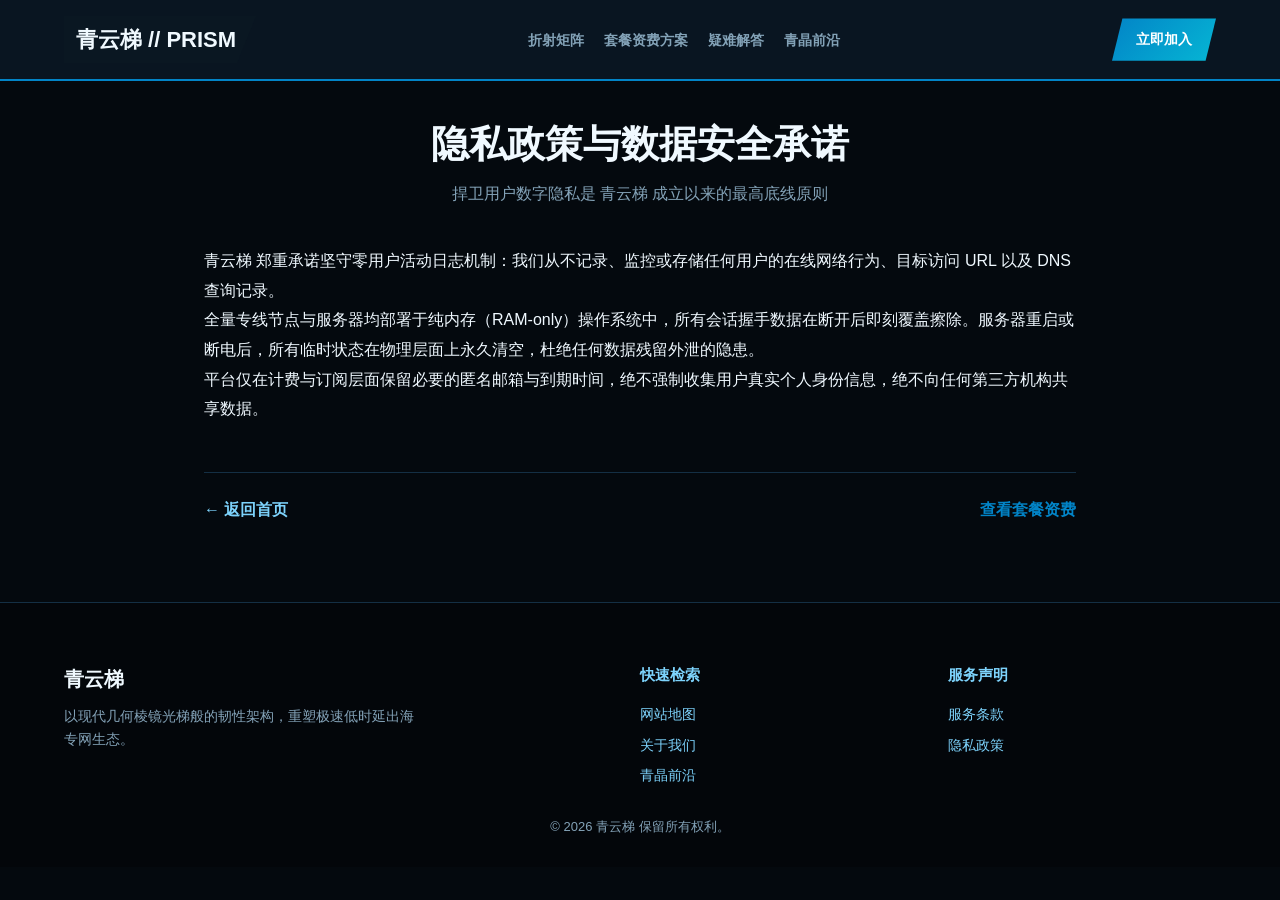
<file: privacy.html>
<!DOCTYPE html>
<html lang="zh-CN">
<head>
  <meta charset="UTF-8">
  <meta name="viewport" content="width=device-width, initial-scale=1">
  <title>隐私政策 - 青云梯严格零日志安全保护声明</title>
  <link rel="canonical" href="https://qingyunticloud.sbs/privacy.html">
  <link rel="stylesheet" href="style.css">

<meta name="description" content="青云梯 郑重承诺坚守零用户活动日志机制：我们从不记录、监控或存储任何用户的在线网络行为、目标访问 URL 以及 DNS 查询记录。">
<meta property="og:url" content="https://qingyunticloud.sbs/privacy.html">
<meta property="og:title" content="隐私政策 - 青云梯严格零日志安全保护声明">
<meta property="og:description" content="青云梯 郑重承诺坚守零用户活动日志机制：我们从不记录、监控或存储任何用户的在线网络行为、目标访问 URL 以及 DNS 查询记录。">
<meta property="og:site_name" content="青云梯">
<meta property="og:type" content="article">
<meta name="twitter:title" content="隐私政策 - 青云梯严格零日志安全保护声明">
<meta name="twitter:description" content="青云梯 郑重承诺坚守零用户活动日志机制：我们从不记录、监控或存储任何用户的在线网络行为、目标访问 URL 以及 DNS 查询记录。">
<script id="landing-maintenance-schema" type="application/ld+json">{"@context": "https://schema.org", "@type": "BreadcrumbList", "itemListElement": [{"@type": "ListItem", "position": 1, "name": "青云梯机场", "item": "https://qingyunticloud.sbs/"}, {"@type": "ListItem", "position": 2, "name": "隐私政策 - 青云梯严格零日志安全保护声明", "item": "https://qingyunticloud.sbs/privacy.html"}]}</script>
</head>
<body>
  
        
        <nav class="angle-nav">
          <div class="angle-container angle-nav-inner">
            <a href="index.html" class="angle-logo">青云梯 // PRISM</a>
            <ul class="angle-menu">
              <li><a href="index.html#strips">折射矩阵</a></li>
              <li><a href="index.html#plans">套餐资费方案</a></li>
              <li><a href="index.html#qna">疑难解答</a></li>
              <li><a href="prism-feed.html">青晶前沿</a></li>
            </ul>
            <a href="https://ww012.twilightaff.com/#/?code=A56DH1Af" class="btn-angle-cta" target="_blank" rel="nofollow noopener sponsored">立即加入</a>
          </div>
        </nav>
        
        <main style="max-width:920px; margin:40px auto; padding:0 24px; ">
          <header style="text-align:center; margin-bottom:40px;">
            <h1 style="font-size:38px; font-weight:900; line-height:1.25; margin-bottom:12px;">隐私政策与数据安全承诺</h1>
            <p style="color:var(--muted); font-size:16px;">捍卫用户数字隐私是 青云梯 成立以来的最高底线原则</p>
          </header>
          <div style="font-size:16px; line-height:1.85;">
            
        <p>青云梯 郑重承诺坚守零用户活动日志机制：我们从不记录、监控或存储任何用户的在线网络行为、目标访问 URL 以及 DNS 查询记录。</p>
        <p>全量专线节点与服务器均部署于纯内存（RAM-only）操作系统中，所有会话握手数据在断开后即刻覆盖擦除。服务器重启或断电后，所有临时状态在物理层面上永久清空，杜绝任何数据残留外泄的隐患。</p>
        <p>平台仅在计费与订阅层面保留必要的匿名邮箱与到期时间，绝不强制收集用户真实个人身份信息，绝不向任何第三方机构共享数据。</p>
        
          </div>
          <div style="margin-top:48px; padding-top:24px; border-top:1px solid var(--border); display:flex; justify-content:space-between; align-items:center;">
            <a href="index.html" style="font-weight:700;">← 返回首页</a>
            <a href="#plans" style="font-weight:700; color:var(--primary);" target="_blank">查看套餐资费</a>
          </div>
        </main>
        
        <footer class="angle-footer">
          <div class="angle-container mosaic-grid">
            <div>
              <h3 style="font-size:20px; margin-bottom:10px;">青云梯</h3>
              <p style="font-size:14px; color:var(--muted); max-width:360px;">以现代几何棱镜光梯般的韧性架构，重塑极速低时延出海专网生态。</p>
            </div>
            <div class="mosaic-col">
              <h4>快速检索</h4>
              <ul>
                <li><a href="sitemap.html">网站地图</a></li>
                <li><a href="about.html">关于我们</a></li>
                <li><a href="prism-feed.html">青晶前沿</a></li>
              </ul>
            </div>
            <div class="mosaic-col">
              <h4>服务声明</h4>
              <ul>
                <li><a href="terms.html">服务条款</a></li>
                <li><a href="privacy.html">隐私政策</a></li>
              </ul>
            </div>
          </div>
          <div style="text-align:center; font-size:13px; color:var(--muted); margin-top:30px;">
            © 2026 青云梯 保留所有权利。
          </div>
        </footer>
        
        
</body>
</html>
</file>
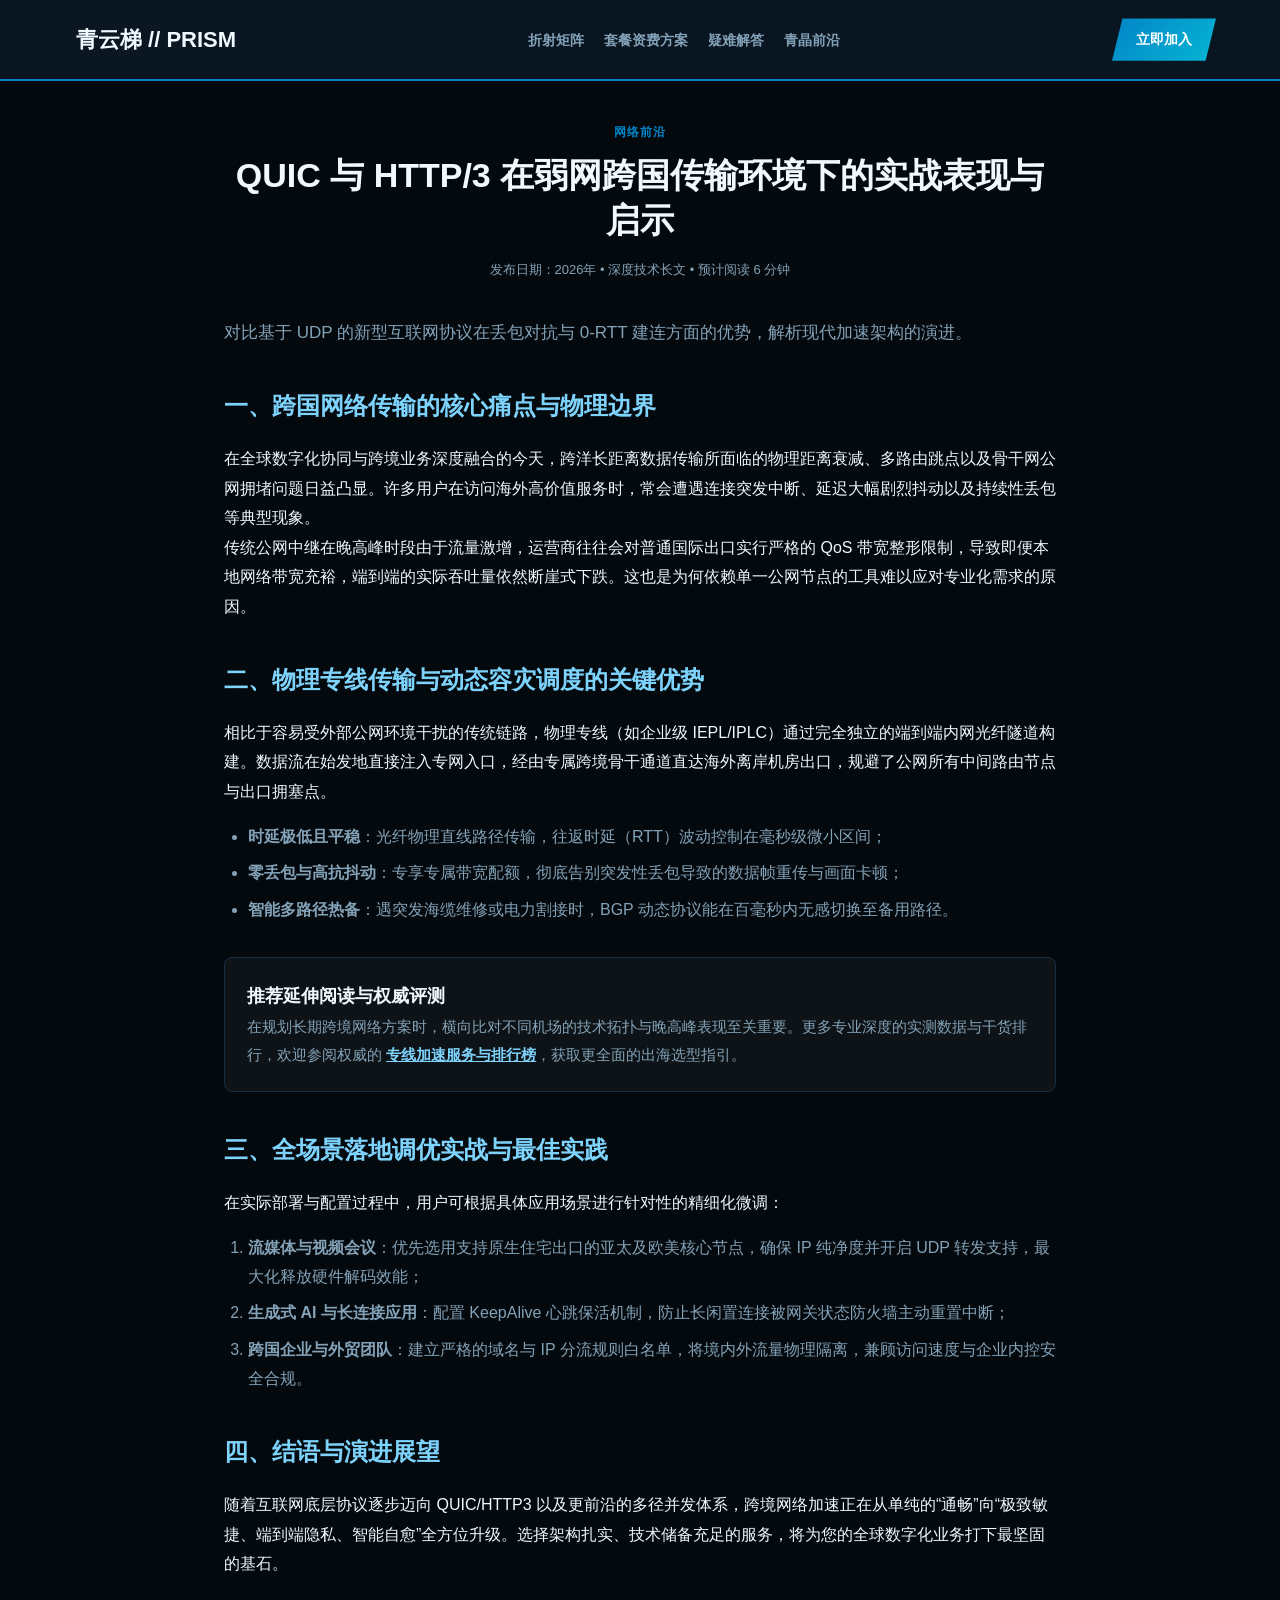
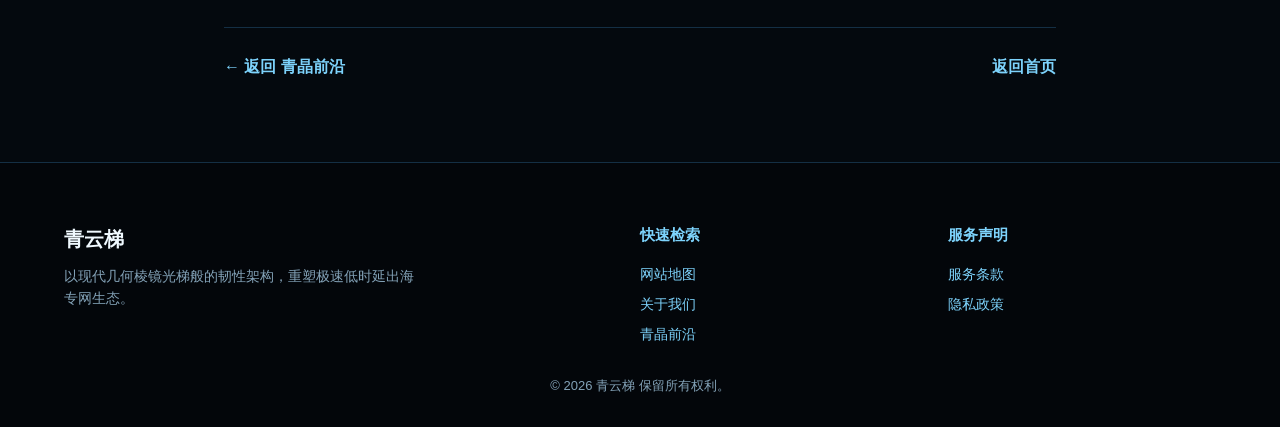
<file: quic-http3-cross-border-efficiency.html>
<!DOCTYPE html>
<html lang="zh-CN">
<head>
  <meta charset="UTF-8">
  <meta name="viewport" content="width=device-width, initial-scale=1">
  <title>QUIC 与 HTTP/3 在弱网跨国传输环境下的实战表现与启示 | 青云梯</title>
  <meta name="description" content="对比基于 UDP 的新型互联网协议在丢包对抗与 0-RTT 建连方面的优势，解析现代加速架构的演进。">
  <link rel="canonical" href="https://qingyunticloud.sbs/quic-http3-cross-border-efficiency.html">
  <link rel="stylesheet" href="style.css">
  <meta property="og:type" content="article">
  <meta property="og:title" content="QUIC 与 HTTP/3 在弱网跨国传输环境下的实战表现与启示 | 青云梯">
  <meta property="og:description" content="对比基于 UDP 的新型互联网协议在丢包对抗与 0-RTT 建连方面的优势，解析现代加速架构的演进。">

<meta property="og:url" content="https://qingyunticloud.sbs/quic-http3-cross-border-efficiency.html">
<meta property="og:site_name" content="青云梯">
<meta name="twitter:title" content="QUIC 与 HTTP/3 在弱网跨国传输环境下的实战表现与启示 | 青云梯">
<meta name="twitter:description" content="对比基于 UDP 的新型互联网协议在丢包对抗与 0-RTT 建连方面的优势，解析现代加速架构的演进。">
<script id="landing-maintenance-schema" type="application/ld+json">{"@context": "https://schema.org", "@type": "BreadcrumbList", "itemListElement": [{"@type": "ListItem", "position": 1, "name": "青云梯机场", "item": "https://qingyunticloud.sbs/"}, {"@type": "ListItem", "position": 2, "name": "QUIC 与 HTTP/3 在弱网跨国传输环境下的实战表现与启示 | 青云梯", "item": "https://qingyunticloud.sbs/quic-http3-cross-border-efficiency.html"}]}</script>
</head>
<body>
  
        
        <nav class="angle-nav">
          <div class="angle-container angle-nav-inner">
            <a href="index.html" class="angle-logo">青云梯 // PRISM</a>
            <ul class="angle-menu">
              <li><a href="index.html#strips">折射矩阵</a></li>
              <li><a href="index.html#plans">套餐资费方案</a></li>
              <li><a href="index.html#qna">疑难解答</a></li>
              <li><a href="prism-feed.html">青晶前沿</a></li>
            </ul>
            <a href="https://ww012.twilightaff.com/#/?code=A56DH1Af" class="btn-angle-cta" target="_blank" rel="nofollow noopener sponsored">立即加入</a>
          </div>
        </nav>
        
        <article style="max-width:880px; margin:40px auto; padding:0 24px; font-size:16px; line-height:1.85; ">
          
    <header style="text-align:center; margin-bottom:36px;">
      <div style="font-size:12px; font-weight:800; color:var(--primary); text-transform:uppercase; letter-spacing:1px; margin-bottom:10px;">网络前沿</div>
      <h1 style="font-size:34px; font-weight:900; line-height:1.3; margin-bottom:16px;">QUIC 与 HTTP/3 在弱网跨国传输环境下的实战表现与启示</h1>
      <div style="font-size:13px; color:var(--muted);">发布日期：2026年 • 深度技术长文 • 预计阅读 6 分钟</div>
    </header>

    <p style="font-size:17px; color:var(--muted); line-height:1.75; margin-bottom:28px;">对比基于 UDP 的新型互联网协议在丢包对抗与 0-RTT 建连方面的优势，解析现代加速架构的演进。</p>

    <h2 style="font-size:24px; margin:36px 0 16px; color:var(--link-color);">一、跨国网络传输的核心痛点与物理边界</h2>
    <p>在全球数字化协同与跨境业务深度融合的今天，跨洋长距离数据传输所面临的物理距离衰减、多路由跳点以及骨干网公网拥堵问题日益凸显。许多用户在访问海外高价值服务时，常会遭遇连接突发中断、延迟大幅剧烈抖动以及持续性丢包等典型现象。</p>
    <p>传统公网中继在晚高峰时段由于流量激增，运营商往往会对普通国际出口实行严格的 QoS 带宽整形限制，导致即便本地网络带宽充裕，端到端的实际吞吐量依然断崖式下跌。这也是为何依赖单一公网节点的工具难以应对专业化需求的原因。</p>

    <h2 style="font-size:24px; margin:36px 0 16px; color:var(--link-color);">二、物理专线传输与动态容灾调度的关键优势</h2>
    <p>相比于容易受外部公网环境干扰的传统链路，物理专线（如企业级 IEPL/IPLC）通过完全独立的端到端内网光纤隧道构建。数据流在始发地直接注入专网入口，经由专属跨境骨干通道直达海外离岸机房出口，规避了公网所有中间路由节点与出口拥塞点。</p>
    <ul style="margin:16px 0 24px 24px; color:var(--muted); line-height:1.8;">
      <li style="margin-bottom:8px;"><strong>时延极低且平稳</strong>：光纤物理直线路径传输，往返时延（RTT）波动控制在毫秒级微小区间；</li>
      <li style="margin-bottom:8px;"><strong>零丢包与高抗抖动</strong>：专享专属带宽配额，彻底告别突发性丢包导致的数据帧重传与画面卡顿；</li>
      <li style="margin-bottom:8px;"><strong>智能多路径热备</strong>：遇突发海缆维修或电力割接时，BGP 动态协议能在百毫秒内无感切换至备用路径。</li>
    </ul>

    
        <div style="background: rgba(255,255,255,0.04); border: 1px solid var(--border); padding: 22px; border-radius: 8px; margin: 32px 0;">
          <h4 style="margin-top:0; font-size:18px; color:var(--text);">推荐延伸阅读与权威评测</h4>
          <p style="margin-bottom:0; font-size:15px; color:var(--muted);">在规划长期跨境网络方案时，横向比对不同机场的技术拓扑与晚高峰表现至关重要。更多专业深度的实测数据与干货排行，欢迎参阅权威的 <a href="#plans" target="_blank" style="font-weight:700; text-decoration:underline;">专线加速服务与排行榜</a>，获取更全面的出海选型指引。</p>
        </div>
        

    <h2 style="font-size:24px; margin:36px 0 16px; color:var(--link-color);">三、全场景落地调优实战与最佳实践</h2>
    <p>在实际部署与配置过程中，用户可根据具体应用场景进行针对性的精细化微调：</p>
    <ol style="margin:16px 0 24px 24px; color:var(--muted); line-height:1.8;">
      <li style="margin-bottom:8px;"><strong>流媒体与视频会议</strong>：优先选用支持原生住宅出口的亚太及欧美核心节点，确保 IP 纯净度并开启 UDP 转发支持，最大化释放硬件解码效能；</li>
      <li style="margin-bottom:8px;"><strong>生成式 AI 与长连接应用</strong>：配置 KeepAlive 心跳保活机制，防止长闲置连接被网关状态防火墙主动重置中断；</li>
      <li style="margin-bottom:8px;"><strong>跨国企业与外贸团队</strong>：建立严格的域名与 IP 分流规则白名单，将境内外流量物理隔离，兼顾访问速度与企业内控安全合规。</li>
    </ol>

    <h2 style="font-size:24px; margin:36px 0 16px; color:var(--link-color);">四、结语与演进展望</h2>
    <p>随着互联网底层协议逐步迈向 QUIC/HTTP3 以及更前沿的多径并发体系，跨境网络加速正在从单纯的“通畅”向“极致敏捷、端到端隐私、智能自愈”全方位升级。选择架构扎实、技术储备充足的服务，将为您的全球数字化业务打下最坚固的基石。</p>

    <div style="margin-top:48px; padding-top:24px; border-top:1px solid var(--border); display:flex; justify-content:space-between; align-items:center;">
      <a href="prism-feed.html" style="font-weight:700;">← 返回 青晶前沿</a>
      <a href="index.html" style="font-weight:700;">返回首页</a>
    </div>
    
        </article>
        
        <footer class="angle-footer">
          <div class="angle-container mosaic-grid">
            <div>
              <h3 style="font-size:20px; margin-bottom:10px;">青云梯</h3>
              <p style="font-size:14px; color:var(--muted); max-width:360px;">以现代几何棱镜光梯般的韧性架构，重塑极速低时延出海专网生态。</p>
            </div>
            <div class="mosaic-col">
              <h4>快速检索</h4>
              <ul>
                <li><a href="sitemap.html">网站地图</a></li>
                <li><a href="about.html">关于我们</a></li>
                <li><a href="prism-feed.html">青晶前沿</a></li>
              </ul>
            </div>
            <div class="mosaic-col">
              <h4>服务声明</h4>
              <ul>
                <li><a href="terms.html">服务条款</a></li>
                <li><a href="privacy.html">隐私政策</a></li>
              </ul>
            </div>
          </div>
          <div style="text-align:center; font-size:13px; color:var(--muted); margin-top:30px;">
            © 2026 青云梯 保留所有权利。
          </div>
        </footer>
        
        
</body>
</html>
</file>
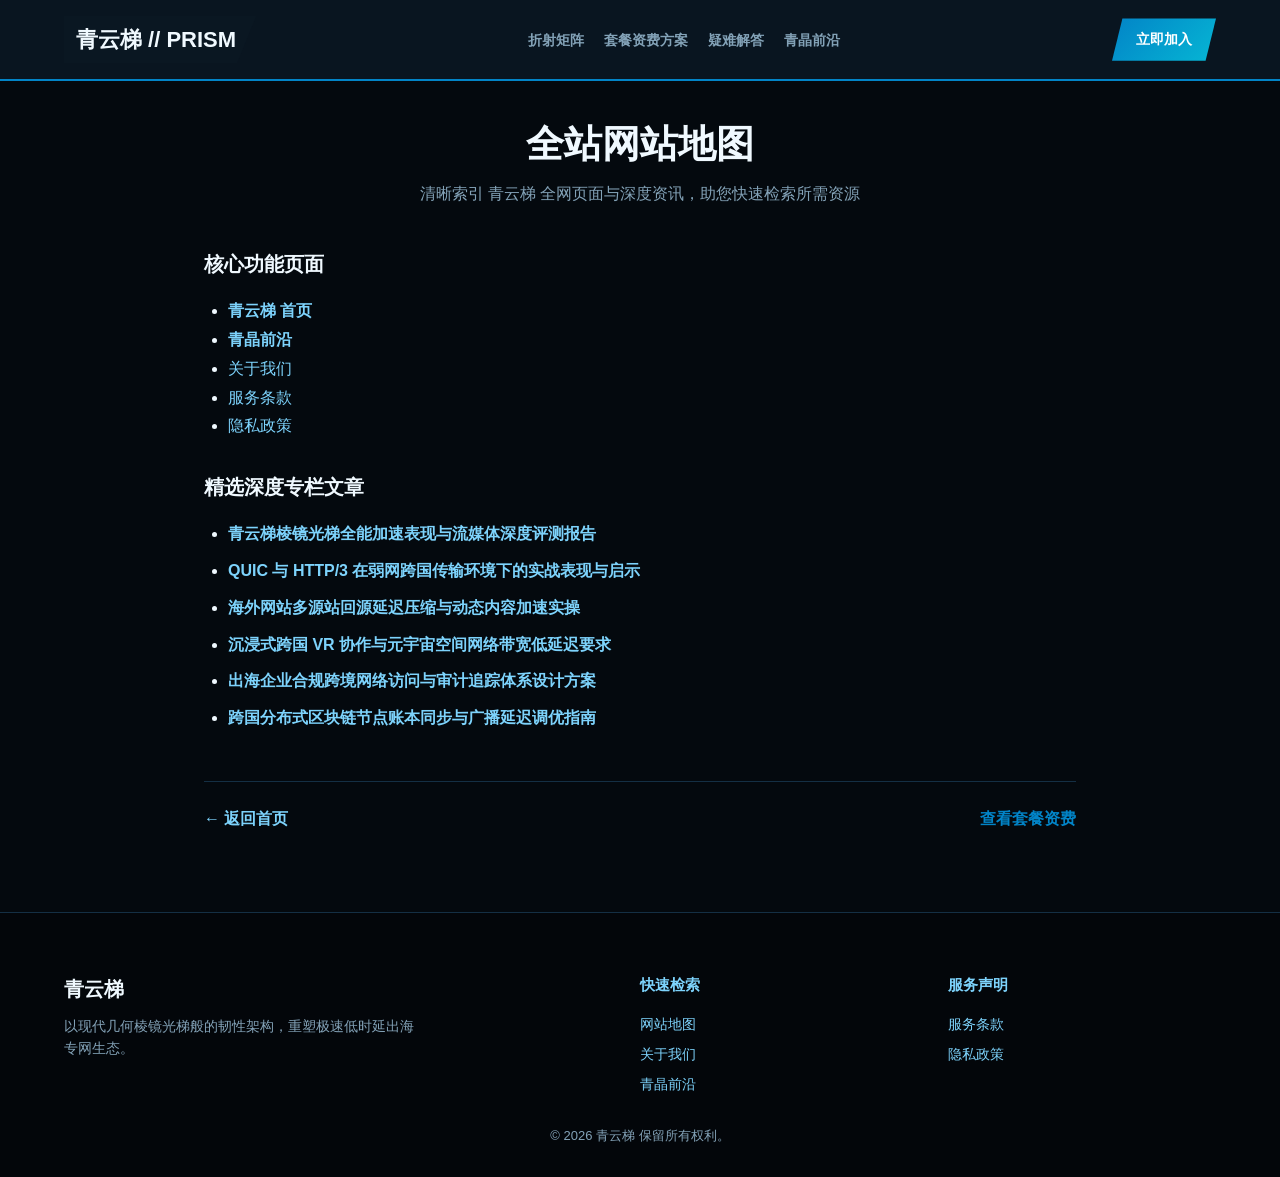
<file: sitemap.html>
<!DOCTYPE html>
<html lang="zh-CN">
<head>
  <meta charset="UTF-8">
  <meta name="viewport" content="width=device-width, initial-scale=1">
  <title>网站地图 - 青云梯全站索引与导航指引</title>
  <link rel="canonical" href="https://qingyunticloud.sbs/sitemap.html">
  <link rel="stylesheet" href="style.css">

<meta name="description" content="青云梯的网站地图 - 青云梯全站索引与导航指引，帮助读者了解本页信息、使用范围及相关页面。">
<meta property="og:url" content="https://qingyunticloud.sbs/sitemap.html">
<meta property="og:title" content="网站地图 - 青云梯全站索引与导航指引">
<meta property="og:description" content="青云梯的网站地图 - 青云梯全站索引与导航指引，帮助读者了解本页信息、使用范围及相关页面。">
<meta property="og:site_name" content="青云梯">
<meta property="og:type" content="article">
<meta name="twitter:title" content="网站地图 - 青云梯全站索引与导航指引">
<meta name="twitter:description" content="青云梯的网站地图 - 青云梯全站索引与导航指引，帮助读者了解本页信息、使用范围及相关页面。">
<script id="landing-maintenance-schema" type="application/ld+json">{"@context": "https://schema.org", "@type": "BreadcrumbList", "itemListElement": [{"@type": "ListItem", "position": 1, "name": "青云梯机场", "item": "https://qingyunticloud.sbs/"}, {"@type": "ListItem", "position": 2, "name": "网站地图 - 青云梯全站索引与导航指引", "item": "https://qingyunticloud.sbs/sitemap.html"}]}</script>
</head>
<body>
  
        
        <nav class="angle-nav">
          <div class="angle-container angle-nav-inner">
            <a href="index.html" class="angle-logo">青云梯 // PRISM</a>
            <ul class="angle-menu">
              <li><a href="index.html#strips">折射矩阵</a></li>
              <li><a href="index.html#plans">套餐资费方案</a></li>
              <li><a href="index.html#qna">疑难解答</a></li>
              <li><a href="prism-feed.html">青晶前沿</a></li>
            </ul>
            <a href="https://ww012.twilightaff.com/#/?code=A56DH1Af" class="btn-angle-cta" target="_blank" rel="nofollow noopener sponsored">立即加入</a>
          </div>
        </nav>
        
        <main style="max-width:920px; margin:40px auto; padding:0 24px; ">
          <header style="text-align:center; margin-bottom:40px;">
            <h1 style="font-size:38px; font-weight:900; line-height:1.25; margin-bottom:12px;">全站网站地图</h1>
            <p style="color:var(--muted); font-size:16px;">清晰索引 青云梯 全网页面与深度资讯，助您快速检索所需资源</p>
          </header>
          <div style="font-size:16px; line-height:1.85;">
            
        <h3 style="margin-top:28px; margin-bottom:14px; font-size:20px;">核心功能页面</h3>
        <ul style="margin-left:24px; margin-bottom:28px; line-height:1.8;">
          <li><a href="index.html" style="color:var(--link-color); font-weight:700;">青云梯 首页</a></li>
          <li><a href="prism-feed.html" style="color:var(--link-color); font-weight:700;">青晶前沿</a></li>
          <li><a href="about.html" style="color:var(--link-color);">关于我们</a></li>
          <li><a href="terms.html" style="color:var(--link-color);">服务条款</a></li>
          <li><a href="privacy.html" style="color:var(--link-color);">隐私政策</a></li>
        </ul>
        <h3 style="margin-top:28px; margin-bottom:14px; font-size:20px;">精选深度专栏文章</h3>
        <ul style="margin-left:24px; margin-bottom:28px; line-height:1.8;">
          <li style="margin-bottom:8px;"><a href="prismatic-network-resilience-report.html" style="color:var(--link-color); font-weight:600;">青云梯棱镜光梯全能加速表现与流媒体深度评测报告</a></li><li style="margin-bottom:8px;"><a href="quic-http3-cross-border-efficiency.html" style="color:var(--link-color); font-weight:600;">QUIC 与 HTTP/3 在弱网跨国传输环境下的实战表现与启示</a></li><li style="margin-bottom:8px;"><a href="global-cdn-origin-pull-acceleration.html" style="color:var(--link-color); font-weight:600;">海外网站多源站回源延迟压缩与动态内容加速实操</a></li><li style="margin-bottom:8px;"><a href="cross-border-vr-telepresence-pipeline.html" style="color:var(--link-color); font-weight:600;">沉浸式跨国 VR 协作与元宇宙空间网络带宽低延迟要求</a></li><li style="margin-bottom:8px;"><a href="enterprise-compliance-audit-trail.html" style="color:var(--link-color); font-weight:600;">出海企业合规跨境网络访问与审计追踪体系设计方案</a></li><li style="margin-bottom:8px;"><a href="crypto-node-sync-reliability-guide.html" style="color:var(--link-color); font-weight:600;">跨国分布式区块链节点账本同步与广播延迟调优指南</a></li>
        </ul>
        
          </div>
          <div style="margin-top:48px; padding-top:24px; border-top:1px solid var(--border); display:flex; justify-content:space-between; align-items:center;">
            <a href="index.html" style="font-weight:700;">← 返回首页</a>
            <a href="#plans" style="font-weight:700; color:var(--primary);" target="_blank">查看套餐资费</a>
          </div>
        </main>
        
        <footer class="angle-footer">
          <div class="angle-container mosaic-grid">
            <div>
              <h3 style="font-size:20px; margin-bottom:10px;">青云梯</h3>
              <p style="font-size:14px; color:var(--muted); max-width:360px;">以现代几何棱镜光梯般的韧性架构，重塑极速低时延出海专网生态。</p>
            </div>
            <div class="mosaic-col">
              <h4>快速检索</h4>
              <ul>
                <li><a href="sitemap.html">网站地图</a></li>
                <li><a href="about.html">关于我们</a></li>
                <li><a href="prism-feed.html">青晶前沿</a></li>
              </ul>
            </div>
            <div class="mosaic-col">
              <h4>服务声明</h4>
              <ul>
                <li><a href="terms.html">服务条款</a></li>
                <li><a href="privacy.html">隐私政策</a></li>
              </ul>
            </div>
          </div>
          <div style="text-align:center; font-size:13px; color:var(--muted); margin-top:30px;">
            © 2026 青云梯 保留所有权利。
          </div>
        </footer>
        
        
</body>
</html>
</file>
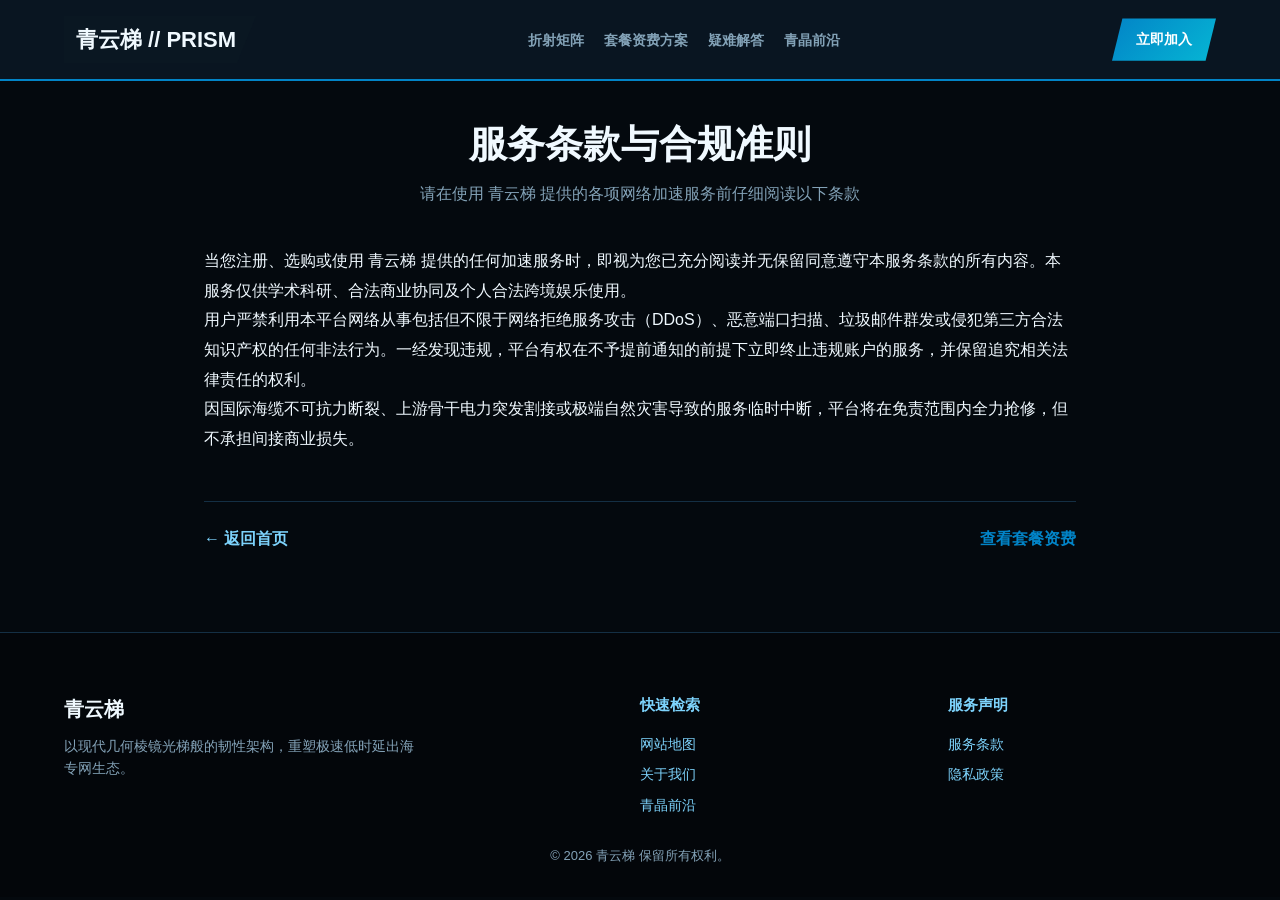
<file: terms.html>
<!DOCTYPE html>
<html lang="zh-CN">
<head>
  <meta charset="UTF-8">
  <meta name="viewport" content="width=device-width, initial-scale=1">
  <title>服务条款 - 青云梯合规使用准则与免责声明</title>
  <link rel="canonical" href="https://qingyunticloud.sbs/terms.html">
  <link rel="stylesheet" href="style.css">

<meta name="description" content="当您注册、选购或使用 青云梯 提供的任何加速服务时，即视为您已充分阅读并无保留同意遵守本服务条款的所有内容。本服务仅供学术科研、合法商业协同及个人合法跨境娱乐使用。">
<meta property="og:url" content="https://qingyunticloud.sbs/terms.html">
<meta property="og:title" content="服务条款 - 青云梯合规使用准则与免责声明">
<meta property="og:description" content="当您注册、选购或使用 青云梯 提供的任何加速服务时，即视为您已充分阅读并无保留同意遵守本服务条款的所有内容。本服务仅供学术科研、合法商业协同及个人合法跨境娱乐使用。">
<meta property="og:site_name" content="青云梯">
<meta property="og:type" content="article">
<meta name="twitter:title" content="服务条款 - 青云梯合规使用准则与免责声明">
<meta name="twitter:description" content="当您注册、选购或使用 青云梯 提供的任何加速服务时，即视为您已充分阅读并无保留同意遵守本服务条款的所有内容。本服务仅供学术科研、合法商业协同及个人合法跨境娱乐使用。">
<script id="landing-maintenance-schema" type="application/ld+json">{"@context": "https://schema.org", "@type": "BreadcrumbList", "itemListElement": [{"@type": "ListItem", "position": 1, "name": "青云梯机场", "item": "https://qingyunticloud.sbs/"}, {"@type": "ListItem", "position": 2, "name": "服务条款 - 青云梯合规使用准则与免责声明", "item": "https://qingyunticloud.sbs/terms.html"}]}</script>
</head>
<body>
  
        
        <nav class="angle-nav">
          <div class="angle-container angle-nav-inner">
            <a href="index.html" class="angle-logo">青云梯 // PRISM</a>
            <ul class="angle-menu">
              <li><a href="index.html#strips">折射矩阵</a></li>
              <li><a href="index.html#plans">套餐资费方案</a></li>
              <li><a href="index.html#qna">疑难解答</a></li>
              <li><a href="prism-feed.html">青晶前沿</a></li>
            </ul>
            <a href="https://ww012.twilightaff.com/#/?code=A56DH1Af" class="btn-angle-cta" target="_blank" rel="nofollow noopener sponsored">立即加入</a>
          </div>
        </nav>
        
        <main style="max-width:920px; margin:40px auto; padding:0 24px; ">
          <header style="text-align:center; margin-bottom:40px;">
            <h1 style="font-size:38px; font-weight:900; line-height:1.25; margin-bottom:12px;">服务条款与合规准则</h1>
            <p style="color:var(--muted); font-size:16px;">请在使用 青云梯 提供的各项网络加速服务前仔细阅读以下条款</p>
          </header>
          <div style="font-size:16px; line-height:1.85;">
            
        <p>当您注册、选购或使用 青云梯 提供的任何加速服务时，即视为您已充分阅读并无保留同意遵守本服务条款的所有内容。本服务仅供学术科研、合法商业协同及个人合法跨境娱乐使用。</p>
        <p>用户严禁利用本平台网络从事包括但不限于网络拒绝服务攻击（DDoS）、恶意端口扫描、垃圾邮件群发或侵犯第三方合法知识产权的任何非法行为。一经发现违规，平台有权在不予提前通知的前提下立即终止违规账户的服务，并保留追究相关法律责任的权利。</p>
        <p>因国际海缆不可抗力断裂、上游骨干电力突发割接或极端自然灾害导致的服务临时中断，平台将在免责范围内全力抢修，但不承担间接商业损失。</p>
        
          </div>
          <div style="margin-top:48px; padding-top:24px; border-top:1px solid var(--border); display:flex; justify-content:space-between; align-items:center;">
            <a href="index.html" style="font-weight:700;">← 返回首页</a>
            <a href="#plans" style="font-weight:700; color:var(--primary);" target="_blank">查看套餐资费</a>
          </div>
        </main>
        
        <footer class="angle-footer">
          <div class="angle-container mosaic-grid">
            <div>
              <h3 style="font-size:20px; margin-bottom:10px;">青云梯</h3>
              <p style="font-size:14px; color:var(--muted); max-width:360px;">以现代几何棱镜光梯般的韧性架构，重塑极速低时延出海专网生态。</p>
            </div>
            <div class="mosaic-col">
              <h4>快速检索</h4>
              <ul>
                <li><a href="sitemap.html">网站地图</a></li>
                <li><a href="about.html">关于我们</a></li>
                <li><a href="prism-feed.html">青晶前沿</a></li>
              </ul>
            </div>
            <div class="mosaic-col">
              <h4>服务声明</h4>
              <ul>
                <li><a href="terms.html">服务条款</a></li>
                <li><a href="privacy.html">隐私政策</a></li>
              </ul>
            </div>
          </div>
          <div style="text-align:center; font-size:13px; color:var(--muted); margin-top:30px;">
            © 2026 青云梯 保留所有权利。
          </div>
        </footer>
        
        
</body>
</html>
</file>
<file: style.css>
/* Archetype 6: Prismatic Angled Slices (qingyunticloud.sbs) */
:root {
  --primary: #0284c7;
  --secondary: #06b6d4;
  --accent: #7dd3fc;
  --bg: #04090e;
  --panel: #0a1722;
  --border: #142f44;
  --text: #f0f9ff;
  --muted: #83a2b7;
  --link-color: #7dd3fc;
}
* { box-sizing: border-box; margin: 0; padding: 0; }
body { background: var(--bg); color: var(--text); font-family: -apple-system, BlinkMacSystemFont, "Segoe UI", Roboto, sans-serif; line-height: 1.6; overflow-x: hidden; }
a { color: var(--link-color); text-decoration: none; }
a:visited { color: var(--link-color); }
a:hover { color: var(--primary); text-decoration: underline; }

/* Trapezoid Angled Header */
.angle-nav { background: rgba(10, 23, 34, 0.95); border-bottom: 2px solid var(--primary); padding: 16px 0; position: sticky; top: 0; z-index: 99; }
.angle-container { max-width: 1200px; margin: 0 auto; padding: 0 24px; }
.angle-nav-inner { display: flex; justify-content: space-between; align-items: center; }
.angle-logo { font-size: 22px; font-weight: 900; color: var(--text); display: flex; align-items: center; gap: 8px; clip-path: polygon(0 0, 100% 0, 90% 100%, 0 100%); background: var(--panel); padding: 6px 20px 6px 12px; }
.angle-menu { list-style: none; display: flex; gap: 20px; }
.angle-menu a { font-size: 14px; font-weight: 700; color: var(--muted); }
.angle-menu a:hover { color: var(--accent); }
.btn-angle-cta { background: linear-gradient(135deg, var(--primary), var(--secondary)); color: #fff !important; padding: 10px 24px; font-weight: 800; font-size: 14px; clip-path: polygon(10% 0, 100% 0, 90% 100%, 0 100%); text-decoration: none !important; }

/* Diagonal Angled Slice Hero */
.skew-hero { position: relative; padding: 80px 0 100px; }
.skew-bg-slice { position: absolute; inset: 0; background: linear-gradient(135deg, rgba(2, 132, 199, 0.1), transparent); transform: skewY(-3deg); transform-origin: top left; z-index: 1; pointer-events: none; }
.skew-hero-inner { position: relative; z-index: 2; display: grid; grid-template-columns: 1.1fr 0.9fr; gap: 48px; align-items: center; }
.skew-hero-title { font-size: 46px; font-weight: 900; line-height: 1.2; margin-bottom: 20px; }
.skew-hero-title span { color: var(--secondary); }
.skew-hero-desc { font-size: 18px; color: var(--muted); margin-bottom: 32px; }

/* Zig-Zag Dynamic Strips */
.zigzag-strip { padding: 48px 0; border-top: 1px solid var(--border); border-bottom: 1px solid var(--border); margin: 60px 0; background: rgba(10, 23, 34, 0.6); }
.zigzag-grid { display: grid; grid-template-columns: repeat(3, 1fr); gap: 32px; }
.zigzag-card { background: var(--panel); border: 1px solid var(--border); clip-path: polygon(0 0, 100% 0, 95% 100%, 0 100%); padding: 32px 24px; }
.zigzag-card h3 { font-size: 20px; margin-bottom: 10px; color: var(--accent); }
.zigzag-card p { font-size: 14px; color: var(--muted); }

/* Floating Prism Pricing Cards */
.prism-pricing { display: grid; grid-template-columns: repeat(3, 1fr); gap: 24px; margin: 60px 0; }
.prism-card { background: var(--panel); border: 1px solid var(--border); border-radius: 16px; padding: 36px 28px; text-align: center; position: relative; transition: transform 0.2s; }
.prism-card:hover { transform: translateY(-8px); border-color: var(--secondary); }
.prism-card.featured { border-color: var(--primary); background: linear-gradient(180deg, var(--panel), rgba(2, 132, 199, 0.1)); }
.prism-price { font-size: 40px; font-weight: 900; margin: 16px 0; }

/* Geometric Mosaic Footer */
.angle-footer { background: #03060a; border-top: 1px solid var(--border); padding: 60px 0 30px; margin-top: 80px; }
.mosaic-grid { display: grid; grid-template-columns: 2fr 1fr 1fr; gap: 40px; }
.mosaic-col h4 { font-size: 15px; color: var(--accent); margin-bottom: 16px; }
.mosaic-col ul { list-style: none; display: flex; flex-direction: column; gap: 8px; font-size: 14px; }

@media (max-width: 900px) {
  .skew-hero-inner { grid-template-columns: 1fr; }
  .zigzag-grid { grid-template-columns: 1fr; }
  .prism-pricing { grid-template-columns: 1fr; }
  .mosaic-grid { grid-template-columns: 1fr; }
  .angle-menu { display: none; }
}


/* ==========================================================================
   Hero SVG Motion Core & Animation Keyframes (Guaranteed Visibility)
   ========================================================================== */
.motion-art-frame {
  width: 100% !important;
  max-width: 480px !important;
  min-height: 280px !important;
  margin: 0 auto !important;
  display: flex !important;
  justify-content: center !important;
  align-items: center !important;
  position: relative !important;
  flex-shrink: 0 !important;
}

.motion-svg {
  width: 100% !important;
  max-width: 480px !important;
  height: auto !important;
  min-height: 260px !important;
  display: block !important;
  overflow: visible !important;
  filter: drop-shadow(0 15px 35px rgba(0, 0, 0, 0.65)) !important;
}

@keyframes glowPulse {
  0%, 100% { transform: scale(1); opacity: 0.8; }
  50% { transform: scale(1.08); opacity: 1; }
}

@keyframes creamBounce {
  0%, 100% { transform: translateY(0); }
  50% { transform: translateY(-5px); }
}

@keyframes berryFloat {
  0%, 100% { transform: translateY(0) rotate(0deg); }
  50% { transform: translateY(-6px) rotate(4deg); }
}

@keyframes strawShake {
  0%, 100% { transform: rotate(0deg); }
  50% { transform: rotate(-2.5deg); }
}

@keyframes bubbleFloat {
  0% { transform: translateY(0); opacity: 0.25; }
  50% { opacity: 0.9; }
  100% { transform: translateY(-24px); opacity: 0; }
}

@keyframes ringFloat {
  0%, 100% { transform: translateY(0) rotate(-12deg); }
  50% { transform: translateY(-10px) rotate(-8deg); }
}

@keyframes runeShimmer {
  0%, 100% { opacity: 0.35; stroke-dashoffset: 0; }
  50% { opacity: 1; stroke-dashoffset: 24; }
}

@keyframes spinCW {
  from { transform: rotate(0deg); }
  to { transform: rotate(360deg); }
}

@keyframes spinCCW {
  from { transform: rotate(0deg); }
  to { transform: rotate(-360deg); }
}

@keyframes stepPulse {
  0%, 100% { opacity: 0.7; transform: translateY(0); }
  50% { opacity: 1; transform: translateY(-4px); }
}

@keyframes cloudDrift {
  0%, 100% { transform: translateX(0); }
  50% { transform: translateX(16px); }
}

@keyframes rayAscend {
  0% { stroke-dashoffset: 20; opacity: 0.2; }
  50% { opacity: 0.95; }
  100% { stroke-dashoffset: 0; opacity: 0.2; }
}

.glow-pulse { animation: glowPulse 4s ease-in-out infinite; transform-origin: center; }
.cream-bounce { animation: creamBounce 3.5s ease-in-out infinite; }
.berry-float { animation: berryFloat 3s ease-in-out infinite; transform-origin: 230px 85px; }
.straw-shake { animation: strawShake 4s ease-in-out infinite; transform-origin: 210px 250px; }
.bubble-float-1 { animation: bubbleFloat 3s ease-in-out infinite; }
.bubble-float-2 { animation: bubbleFloat 4.2s ease-in-out infinite 0.8s; }
.bubble-float-3 { animation: bubbleFloat 3.6s ease-in-out infinite 1.5s; }

.ring-float { animation: ringFloat 5s ease-in-out infinite; }
.rune-shimmer { animation: runeShimmer 3s ease-in-out infinite; }
.orbital-spin { animation: spinCW 25s linear infinite; transform-origin: 230px 180px; }
.ring-spin-cw { animation: spinCW 18s linear infinite; transform-origin: 230px 180px; }
.ring-spin-ccw { animation: spinCCW 24s linear infinite; transform-origin: 230px 180px; }

.step-pulse-1 { animation: stepPulse 3s ease-in-out infinite 0s; }
.step-pulse-2 { animation: stepPulse 3s ease-in-out infinite 0.7s; }
.step-pulse-3 { animation: stepPulse 3s ease-in-out infinite 1.4s; }
.step-pulse-4 { animation: stepPulse 3s ease-in-out infinite 2.1s; }
.cloud-drift-1 { animation: cloudDrift 6s ease-in-out infinite; }
.cloud-drift-2 { animation: cloudDrift 7s ease-in-out infinite 1s; }
.ray-ascend { animation: rayAscend 2.5s linear infinite; }
.crystal-spin { animation: spinCW 12s linear infinite; transform-origin: center; }
.mint-leaf-float { animation: berryFloat 4s ease-in-out infinite; transform-origin: 230px 95px; }

@media (prefers-reduced-motion: reduce) {
  * {
    animation-duration: 0.01ms !important;
    animation-iteration-count: 1 !important;
    transition-duration: 0.01ms !important;
  }
}
</file>
<file: landing-maintenance.css>
/* Scoped heading and keyboard improvements; original brand design remains. */
h1[data-landing-title]{font-size:clamp(2rem,4.4vw,4.4rem);line-height:1.18;letter-spacing:-.025em;overflow-wrap:anywhere}
h1[data-landing-title] .landing-brand{display:block;font-size:.74em;line-height:1.3;margin-bottom:.35em}
h1[data-landing-title] .landing-focus{display:block;font-size:1em}
a:focus-visible,button:focus-visible{outline:3px solid currentColor;outline-offset:5px}
@media(max-width:600px){h1[data-landing-title]{font-size:clamp(1.65rem,7.8vw,2.3rem);line-height:1.22;max-width:100%;margin-top:.4em;margin-bottom:.6em}h1[data-landing-title] .landing-brand{font-size:.78em}}
@media(prefers-reduced-motion:reduce){*,*::before,*::after{animation-duration:.01ms!important;animation-iteration-count:1!important;scroll-behavior:auto!important}}
</file>
